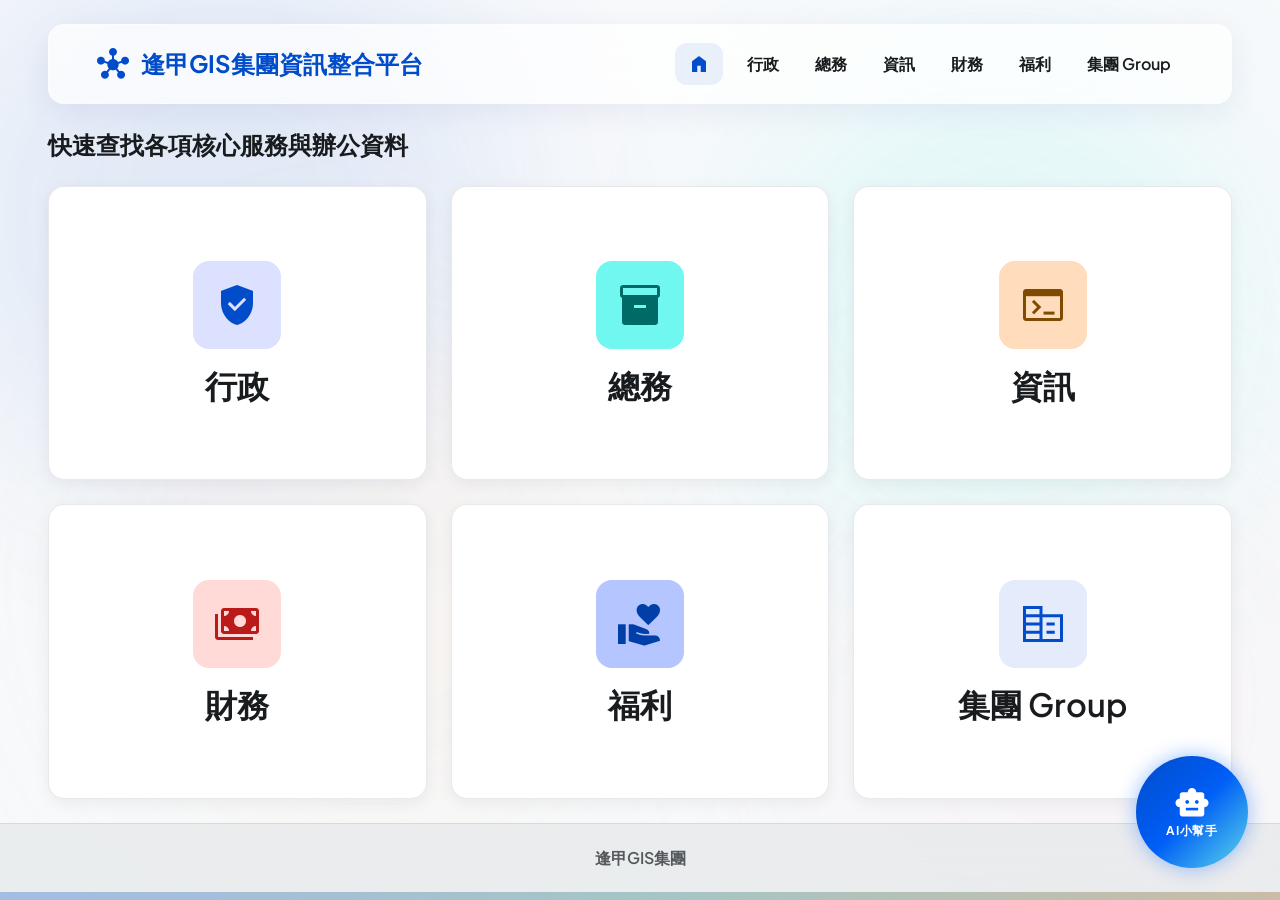
<file: index.html>
<!DOCTYPE html>
<html lang="zh-TW">
<head>
    <meta charset="utf-8">
    <meta name="viewport" content="width=device-width, initial-scale=1">
    <meta name="description" content="逢甲GIS集團常用服務與辦公資料入口。">
    <title>逢甲GIS集團資訊整合平台</title>
    <link rel="stylesheet" href="https://fonts.googleapis.com/css2?family=Plus+Jakarta+Sans:wght@400;600;700;800&amp;family=Noto+Sans:wght@400;500;700&amp;display=swap">
    <link rel="stylesheet" href="https://fonts.googleapis.com/css2?family=Material+Symbols+Outlined:wght,FILL@100..700,0..1&amp;display=block">
    <link rel="stylesheet" href="styles.css?v=20260911-5">
</head>
<body class="site-page home-page">
    <div class="background-effects" aria-hidden="true">
        <span class="background-blob background-blob-primary"></span>
        <span class="background-blob background-blob-secondary"></span>
        <span class="background-blob background-blob-tertiary"></span>
        <span class="background-blob background-blob-error"></span>
    </div>

    <div class="header-shell">
        <header class="platform-header">
            <div class="platform-header-content">
                <div class="platform-brand">
                    <span class="material-symbols-outlined filled-symbol platform-brand-icon">hub</span>
                    <h1 class="platform-brand-name">逢甲GIS集團資訊整合平台</h1>
                </div>
                <nav class="main-navigation" aria-label="主選單">
                    <a class="navigation-item navigation-item-active navigation-home" href="index.html" aria-current="page" aria-label="平台首頁"><span class="material-symbols-outlined filled-symbol">home</span></a>
                    <a class="navigation-item" href="administration.html">行政</a>
                    <a class="navigation-item" href="general-affairs.html">總務</a>
                    <a class="navigation-item" href="#">資訊</a>
                    <a class="navigation-item" href="ac.html">財務</a>
                    <a class="navigation-item" href="welfare.html">福利</a>
                    <a class="navigation-item" href="group.html">集團 Group</a>
                </nav>
            </div>
        </header>
    </div>

    <main class="home-main">
        <section class="home-dashboard page-container" aria-labelledby="dashboard-description">
            <div class="dashboard-toolbar">
                <p id="dashboard-description" class="dashboard-description">快速查找各項核心服務與辦公資料</p>
            </div>

            <div class="portal-grid">
                <a class="portal-card portal-card-administration" href="administration.html">
                    <span class="portal-card-icon"><span class="material-symbols-outlined filled-symbol">verified_user</span></span>
                    <span class="portal-card-title">行政</span>
                </a>
                <a class="portal-card portal-card-general" href="general-affairs.html">
                    <span class="portal-card-icon"><span class="material-symbols-outlined filled-symbol">inventory_2</span></span>
                    <span class="portal-card-title">總務</span>
                </a>
                <a class="portal-card portal-card-it" href="#">
                    <span class="portal-card-icon"><span class="material-symbols-outlined filled-symbol">terminal</span></span>
                    <span class="portal-card-title">資訊</span>
                </a>
                <a class="portal-card portal-card-finance" href="ac.html">
                    <span class="portal-card-icon"><span class="material-symbols-outlined filled-symbol">payments</span></span>
                    <span class="portal-card-title">財務</span>
                </a>
                <a class="portal-card portal-card-welfare" href="welfare.html">
                    <span class="portal-card-icon"><span class="material-symbols-outlined filled-symbol">volunteer_activism</span></span>
                    <span class="portal-card-title">福利</span>
                </a>
                <a class="portal-card portal-card-group" href="group.html">
                    <span class="portal-card-icon"><span class="material-symbols-outlined filled-symbol">corporate_fare</span></span>
                    <span class="portal-card-title">集團 Group</span>
                </a>
            </div>
        </section>
    </main>

    <footer class="platform-footer home-footer">
        <div class="page-container footer-content"><strong class="footer-brand">逢甲GIS集團</strong></div>
        <div class="footer-accent"></div>
    </footer>

    <button class="ai-assistant" type="button" aria-label="開啟 AI 訊息小幫手">
        <span class="ai-assistant-orb">
            <span class="ai-assistant-pulse"></span>
            <span class="ai-assistant-content">
                <span class="material-symbols-outlined filled-symbol ai-assistant-icon">smart_toy</span>
                <span class="ai-assistant-label">AI小幫手</span>
            </span>
        </span>
        <span class="ai-assistant-tooltip">需要幫助嗎？問問小布的 AI 助理</span>
    </button>
    <script src="script.js?v=20260721-2"></script>
</body>
</html>
</file>
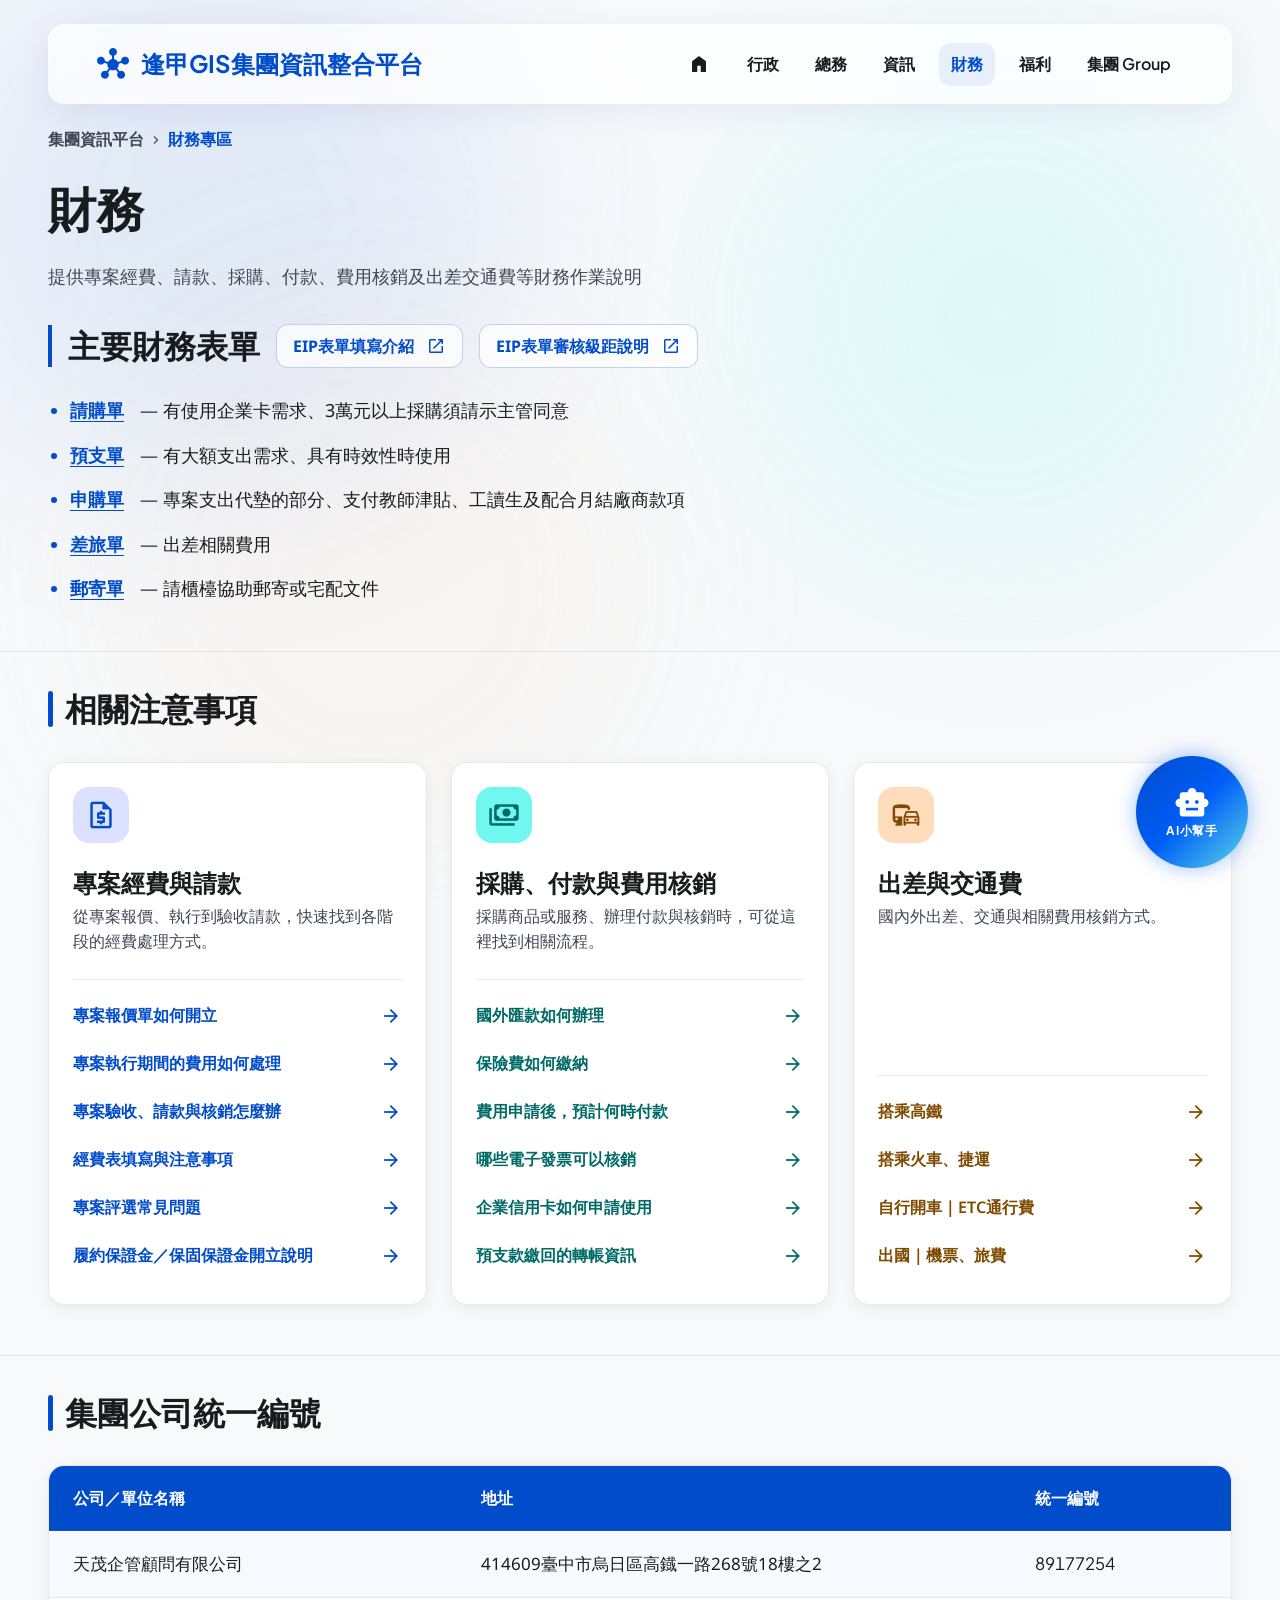
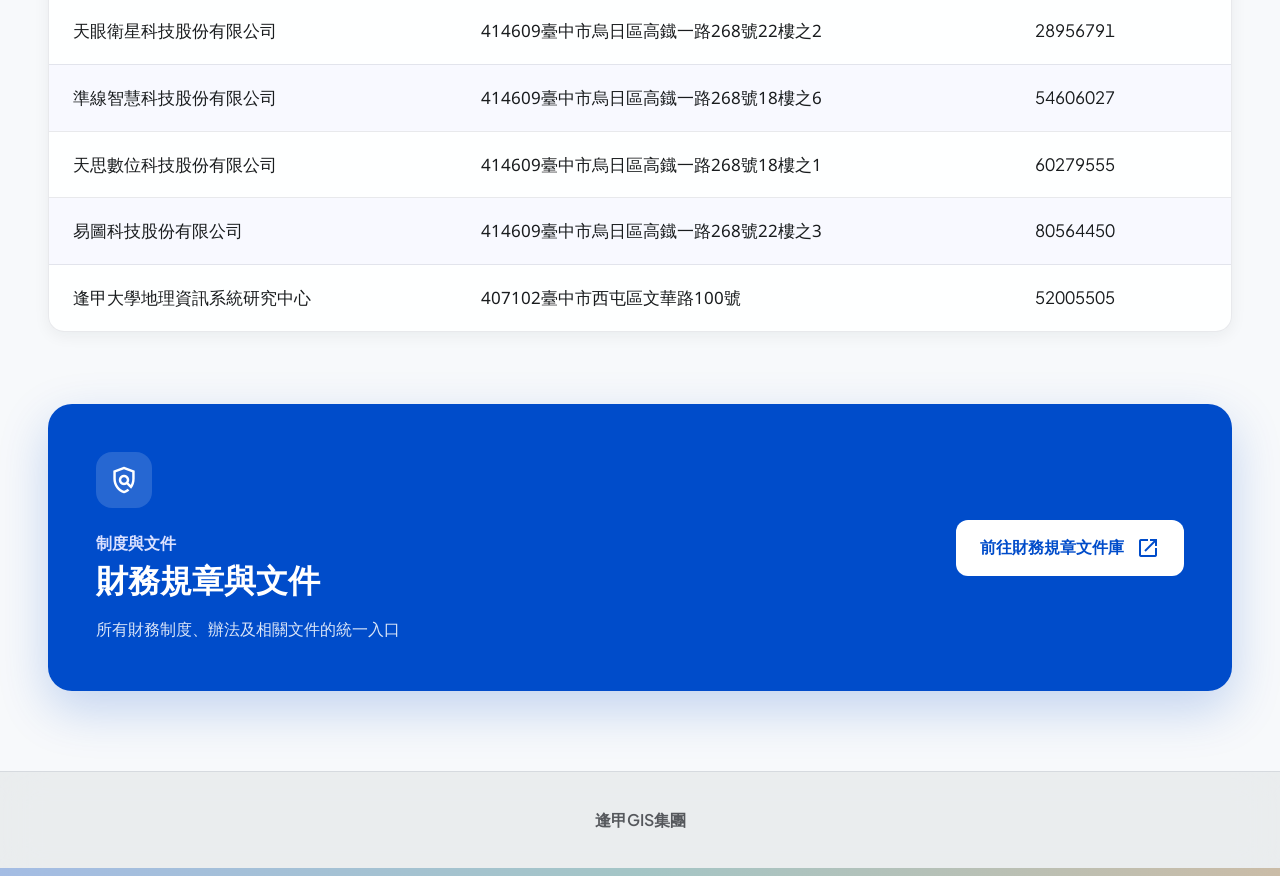
<file: ac.html>
<!DOCTYPE html>
<html lang="zh-TW">

<head>
    <meta charset="utf-8">
    <meta name="viewport" content="width=device-width, initial-scale=1">
    <meta name="description" content="提供專案經費、請款、採購、付款、費用核銷及出差交通費等財務作業說明。">
    <title>財務專區｜逢甲GIS集團資訊整合平台</title>
    <link rel="stylesheet"
        href="https://fonts.googleapis.com/css2?family=Plus+Jakarta+Sans:wght@400;600;700;800&amp;family=Noto+Sans:wght@400;500;700&amp;display=swap">
    <link rel="stylesheet"
        href="https://fonts.googleapis.com/css2?family=Material+Symbols+Outlined:wght,FILL@100..700,0..1&amp;display=block">
    <link rel="stylesheet" href="styles.css?v=20260911-5">
</head>

<body class="site-page finance-page">
    <div class="background-effects" aria-hidden="true">
        <span class="background-blob background-blob-primary"></span>
        <span class="background-blob background-blob-secondary"></span>
        <span class="background-blob background-blob-tertiary"></span>
    </div>

    <div class="header-shell">
        <header class="platform-header">
            <div class="platform-header-content">
                <a class="platform-brand" href="index.html" aria-label="返回資訊平台首頁">
                    <span class="material-symbols-outlined filled-symbol platform-brand-icon">hub</span>
                    <span class="platform-brand-name">逢甲GIS集團資訊整合平台</span>
                </a>
                <nav class="main-navigation" aria-label="主選單">
                    <a class="navigation-item navigation-home" href="index.html" aria-label="平台首頁"><span
                            class="material-symbols-outlined filled-symbol">home</span></a>
                    <a class="navigation-item" href="administration.html">行政</a>
                    <a class="navigation-item" href="general-affairs.html">總務</a>
                    <a class="navigation-item" href="#">資訊</a>
                    <a class="navigation-item navigation-item-active" href="ac.html" aria-current="page">財務</a>
                    <a class="navigation-item" href="welfare.html">福利</a>
                    <a class="navigation-item" href="group.html">集團 Group</a>
                </nav>
            </div>
        </header>
    </div>

    <main class="administration-main">
        <section class="page-introduction page-container">
            <nav class="breadcrumb" aria-label="麵包屑">
                <a href="index.html">集團資訊平台</a><span class="material-symbols-outlined">chevron_right</span><span
                    aria-current="page">財務專區</span>
            </nav>
            <div class="introduction-content">
                <h1 class="page-title">財務</h1>
                <p class="page-description">提供專案經費、請款、採購、付款、費用核銷及出差交通費等財務作業說明</p>
                <section class="finance-form-guide" aria-labelledby="finance-form-guide-title">
                    <div class="finance-form-guide-header">
                        <h2 id="finance-form-guide-title" class="finance-form-guide-title">主要財務表單</h2>
                        <a class="finance-form-guide-button"
                            href="https://gisfcutw-my.sharepoint.com/:b:/g/personal/brian_gis_tw/IQDHu79JFW1_RoofL2uJBVfXAdMEt2rJahk9yDubpaceiYo?e=ccZYh2"
                            target="_blank" rel="noopener noreferrer"><span>EIP表單填寫介紹</span><span
                                class="material-symbols-outlined">open_in_new</span></a>
                        <a class="finance-form-guide-button"
                            href="https://docs.google.com/spreadsheets/d/1RTmr1_cUk7xw86ZaAj1yR4c-KRhTxb4g/edit?gid=823139384#gid=823139384"
                            target="_blank" rel="noopener noreferrer"><span>EIP表單審核級距說明</span><span
                                class="material-symbols-outlined">open_in_new</span></a>
                    </div>
                    <ul class="finance-form-list">
                        <li><a class="finance-form-link"
                                href="https://eip.gis.fcu.edu.tw/EForm/Requisition/RequisitionApplyV2agl.aspx"
                                target="_blank" rel="noopener noreferrer">請購單<span
                                    class="material-symbols-outlined"></span></a><span
                                class="finance-form-description">有使用企業卡需求、3萬元以上採購須請示主管同意</span></li>
                        <li><a class="finance-form-link"
                                href="https://eip.gis.fcu.edu.tw/EForm/Requisition/BuyApplyV2qtp.aspx" target="_blank"
                                rel="noopener noreferrer">預支單<span class="material-symbols-outlined"></span></a><span
                                class="finance-form-description">有大額支出需求、具有時效性時使用</span></li>
                        <li><a class="finance-form-link" href="#" target="_blank" rel="noopener noreferrer">申購單<span
                                    class="material-symbols-outlined"></span></a><span
                                class="finance-form-description">專案支出代墊的部分、支付教師津貼、工讀生及配合月結廠商款項</span></li>
                        <li><a class="finance-form-link"
                                href="https://eip.gis.fcu.edu.tw/eform/trip/TripApplyv3cje.aspx" target="_blank"
                                rel="noopener noreferrer">差旅單<span class="material-symbols-outlined"></span></a><span
                                class="finance-form-description">出差相關費用</span></li>
                        <li><a class="finance-form-link" href="https://eip.gis.fcu.edu.tw/Eform/Ship/ShipApply.aspx"
                                target="_blank" rel="noopener noreferrer">郵寄單<span
                                    class="material-symbols-outlined"></span></a><span
                                class="finance-form-description">請櫃檯協助郵寄或宅配文件</span></li>
                        <!--                         <li><a class="finance-form-link" href="#" target="_blank" rel="noopener noreferrer">電信單<span
                                    class="material-symbols-outlined"></span></a><span
                                class="finance-form-description">電信及台電帳單支出</span></li> -->

                    </ul>
                </section>
            </div>
        </section>

        <section class="administration-services page-container" aria-label="財務功能分類">
            <div class="section-heading">
                <span class="section-heading-accent" aria-hidden="true"></span>
                <h2 class="section-heading-title">相關注意事項</h2>
            </div>
            <div class="service-grid">
                <article class="service-card service-card-project-finance">
                    <span class="service-icon"><span class="material-symbols-outlined">request_quote</span></span>
                    <h2 class="service-title">專案經費與請款</h2>
                    <p class="service-description">從專案報價、執行到驗收請款，快速找到各階段的經費處理方式。</p>
                    <div class="service-links"><a class="content-link" href="https://docs.google.com/spreadsheets/d/1RTmr1_cUk7xw86ZaAj1yR4c-KRhTxb4g/edit?gid=903646815#gid=903646815" target="_blank"
                            rel="noopener noreferrer"><span>專案報價單如何開立</span><span
                                class="material-symbols-outlined">arrow_forward</span></a><a class="content-link"
                            href="https://docs.google.com/spreadsheets/d/1RTmr1_cUk7xw86ZaAj1yR4c-KRhTxb4g/edit?gid=903646815#gid=903646815" target="_blank" rel="noopener noreferrer"><span>專案執行期間的費用如何處理</span><span
                                class="material-symbols-outlined">arrow_forward</span></a><a class="content-link"
                            href="https://docs.google.com/spreadsheets/d/1RTmr1_cUk7xw86ZaAj1yR4c-KRhTxb4g/edit?gid=903646815#gid=903646815" target="_blank" rel="noopener noreferrer"><span>專案驗收、請款與核銷怎麼辦</span><span
                                class="material-symbols-outlined">arrow_forward</span></a><a class="content-link"
                            href="https://docs.google.com/spreadsheets/d/1RTmr1_cUk7xw86ZaAj1yR4c-KRhTxb4g/edit?gid=903646815#gid=903646815" target="_blank" rel="noopener noreferrer"><span>經費表填寫與注意事項</span><span
                                class="material-symbols-outlined">arrow_forward</span></a><a class="content-link"
                            href="https://docs.google.com/spreadsheets/d/10BGDF_xAkvJNvTpTEOOqm1CePvK9edJG_i-y6g9hUbs/edit?usp=sharing" target="_blank" rel="noopener noreferrer"><span>專案評選常見問題</span><span
                                class="material-symbols-outlined">arrow_forward</span></a><a class="content-link"
                            href="https://docs.google.com/spreadsheets/d/1RTmr1_cUk7xw86ZaAj1yR4c-KRhTxb4g/edit?gid=2105396639#gid=2105396639" target="_blank" rel="noopener noreferrer"><span>履約保證金／保固保證金開立說明</span><span
                                class="material-symbols-outlined">arrow_forward</span></a></div>
                </article>
                <article class="service-card service-card-purchasing">
                    <span class="service-icon"><span class="material-symbols-outlined">payments</span></span>
                    <h2 class="service-title">採購、付款與費用核銷</h2>
                    <p class="service-description">採購商品或服務、辦理付款與核銷時，可從這裡找到相關流程。</p>
                    <div class="service-links"><a class="content-link" href="https://docs.google.com/spreadsheets/d/1RTmr1_cUk7xw86ZaAj1yR4c-KRhTxb4g/edit?gid=5919729#gid=5919729" target="_blank"
                            rel="noopener noreferrer"><span>國外匯款如何辦理</span><span
                                class="material-symbols-outlined">arrow_forward</span></a><a class="content-link"
                            href="https://docs.google.com/spreadsheets/d/1RTmr1_cUk7xw86ZaAj1yR4c-KRhTxb4g/edit?gid=1923881224#gid=1923881224"
                            target="_blank" rel="noopener noreferrer"><span>保險費如何繳納</span><span
                                class="material-symbols-outlined">arrow_forward</span></a><a class="content-link"
                            href="https://docs.google.com/spreadsheets/d/1RTmr1_cUk7xw86ZaAj1yR4c-KRhTxb4g/edit?gid=941605432#gid=941605432"
                            target="_blank" rel="noopener noreferrer"><span>費用申請後，預計何時付款</span><span
                                class="material-symbols-outlined">arrow_forward</span></a><a class="content-link"
                            href="https://docs.google.com/spreadsheets/d/1RTmr1_cUk7xw86ZaAj1yR4c-KRhTxb4g/edit?gid=2075134738#gid=2075134738"
                            target="_blank" rel="noopener noreferrer"><span>哪些電子發票可以核銷</span><span
                                class="material-symbols-outlined">arrow_forward</span></a><a class="content-link"
                            href="https://docs.google.com/spreadsheets/d/1RTmr1_cUk7xw86ZaAj1yR4c-KRhTxb4g/edit?gid=314239986#gid=314239986"
                            target="_blank" rel="noopener noreferrer"><span>企業信用卡如何申請使用</span><span
                                class="material-symbols-outlined">arrow_forward</span></a><a class="content-link"
                            href="https://docs.google.com/spreadsheets/d/1RTmr1_cUk7xw86ZaAj1yR4c-KRhTxb4g/edit?gid=1918245028#gid=1918245028"
                            target="_blank" rel="noopener noreferrer"><span>預支款繳回的轉帳資訊</span><span
                                class="material-symbols-outlined">arrow_forward</span></a></div>
                </article>
                <article class="service-card service-card-travel-expense">
                    <span class="service-icon"><span class="material-symbols-outlined">commute</span></span>
                    <h2 class="service-title">出差與交通費</h2>
                    <p class="service-description">國內外出差、交通與相關費用核銷方式。</p>
                    <div class="service-links"><a class="content-link"
                            href="https://docs.google.com/spreadsheets/d/1RTmr1_cUk7xw86ZaAj1yR4c-KRhTxb4g/edit?gid=410793680#gid=410793680"
                            target="_blank" rel="noopener noreferrer"><span>搭乘高鐵</span><span
                                class="material-symbols-outlined">arrow_forward</span></a><a class="content-link"
                            href="https://docs.google.com/spreadsheets/d/1RTmr1_cUk7xw86ZaAj1yR4c-KRhTxb4g/edit?gid=688823299#gid=688823299"
                            target="_blank" rel="noopener noreferrer"><span>搭乘火車、捷運</span><span
                                class="material-symbols-outlined">arrow_forward</span></a><a class="content-link"
                            href="https://docs.google.com/spreadsheets/d/1RTmr1_cUk7xw86ZaAj1yR4c-KRhTxb4g/edit?gid=1527454899#gid=1527454899"
                            target="_blank" rel="noopener noreferrer"><span>自行開車｜ETC通行費</span><span
                                class="material-symbols-outlined">arrow_forward</span></a><a class="content-link"
                            href="https://docs.google.com/spreadsheets/d/1RTmr1_cUk7xw86ZaAj1yR4c-KRhTxb4g/edit?gid=678594001#gid=678594001"
                            target="_blank" rel="noopener noreferrer"><span>出國｜機票、旅費</span><span
                                class="material-symbols-outlined">arrow_forward</span></a></div>
                </article>
            </div>
        </section>

        <section class="company-tax-section page-container" aria-labelledby="company-tax-title">
            <div class="section-heading company-tax-heading">
                <span class="section-heading-accent" aria-hidden="true"></span>
                <h2 id="company-tax-title" class="section-heading-title">集團公司統一編號</h2>
            </div>
            <div class="company-tax-table-wrapper" tabindex="0" role="region"
                aria-label="集團公司統一編號，可水平捲動">
                <table class="company-tax-table">
                    <thead>
                        <tr>
                            <th scope="col">公司／單位名稱</th>
                            <th scope="col">地址</th>
                            <th scope="col">統一編號</th>
                        </tr>
                    </thead>
                    <tbody>
                        <tr>
                            <td>天茂企管顧問有限公司</td>
                            <td>414609臺中市烏日區高鐡一路268號18樓之2</td>
                            <td>89177254</td>
                        </tr>
                        <tr>
                            <td>天眼衛星科技股份有限公司</td>
                            <td>414609臺中市烏日區高鐡一路268號22樓之2</td>
                            <td>28956791</td>
                        </tr>
                        <tr>
                            <td>準線智慧科技股份有限公司</td>
                            <td>414609臺中市烏日區高鐡一路268號18樓之6</td>
                            <td>54606027</td>
                        </tr>
                        <tr>
                            <td>天思數位科技股份有限公司</td>
                            <td>414609臺中市烏日區高鐡一路268號18樓之1</td>
                            <td>60279555</td>
                        </tr>
                        <tr>
                            <td>易圖科技股份有限公司</td>
                            <td>414609臺中市烏日區高鐡一路268號22樓之3</td>
                            <td>80564450</td>
                        </tr>
                        <tr>
                            <td>逢甲大學地理資訊系統研究中心</td>
                            <td>407102臺中市西屯區文華路100號</td>
                            <td>52005505</td>
                        </tr>
                    </tbody>
                </table>
            </div>
        </section>

        <section class="policy-section page-container" aria-labelledby="policy-title">
            <div class="policy-banner">
                <div class="policy-content"><span class="policy-icon"><span
                            class="material-symbols-outlined">policy</span></span><span
                        class="policy-eyebrow">制度與文件</span>
                    <h2 id="policy-title" class="policy-title">財務規章與文件</h2>
                    <p>所有財務制度、辦法及相關文件的統一入口</p>
                </div>
                <a class="policy-button"
                    href="https://drive.google.com/drive/folders/1c4j89XQP3SruH4VwZeT3PiLWg1fA0WgA"
                    target="_blank" rel="noopener noreferrer">前往財務規章文件庫<span
                        class="material-symbols-outlined">open_in_new</span></a>
            </div>
        </section>
    </main>

    <footer class="platform-footer">
        <div class="page-container footer-content"><strong class="footer-brand">逢甲GIS集團</strong></div>
        <div class="footer-accent"></div>
    </footer>
    <button class="ai-assistant" type="button" aria-label="開啟 AI 訊息小幫手"><span class="ai-assistant-orb"><span
                class="ai-assistant-pulse"></span><span class="ai-assistant-content"><span
                    class="material-symbols-outlined filled-symbol ai-assistant-icon">smart_toy</span><span
                    class="ai-assistant-label">AI小幫手</span></span></span><span class="ai-assistant-tooltip">需要幫助嗎？問問小布的
            AI 助理</span></button>
    <script src="script.js?v=20260721-2"></script>
</body>

</html>
</file>
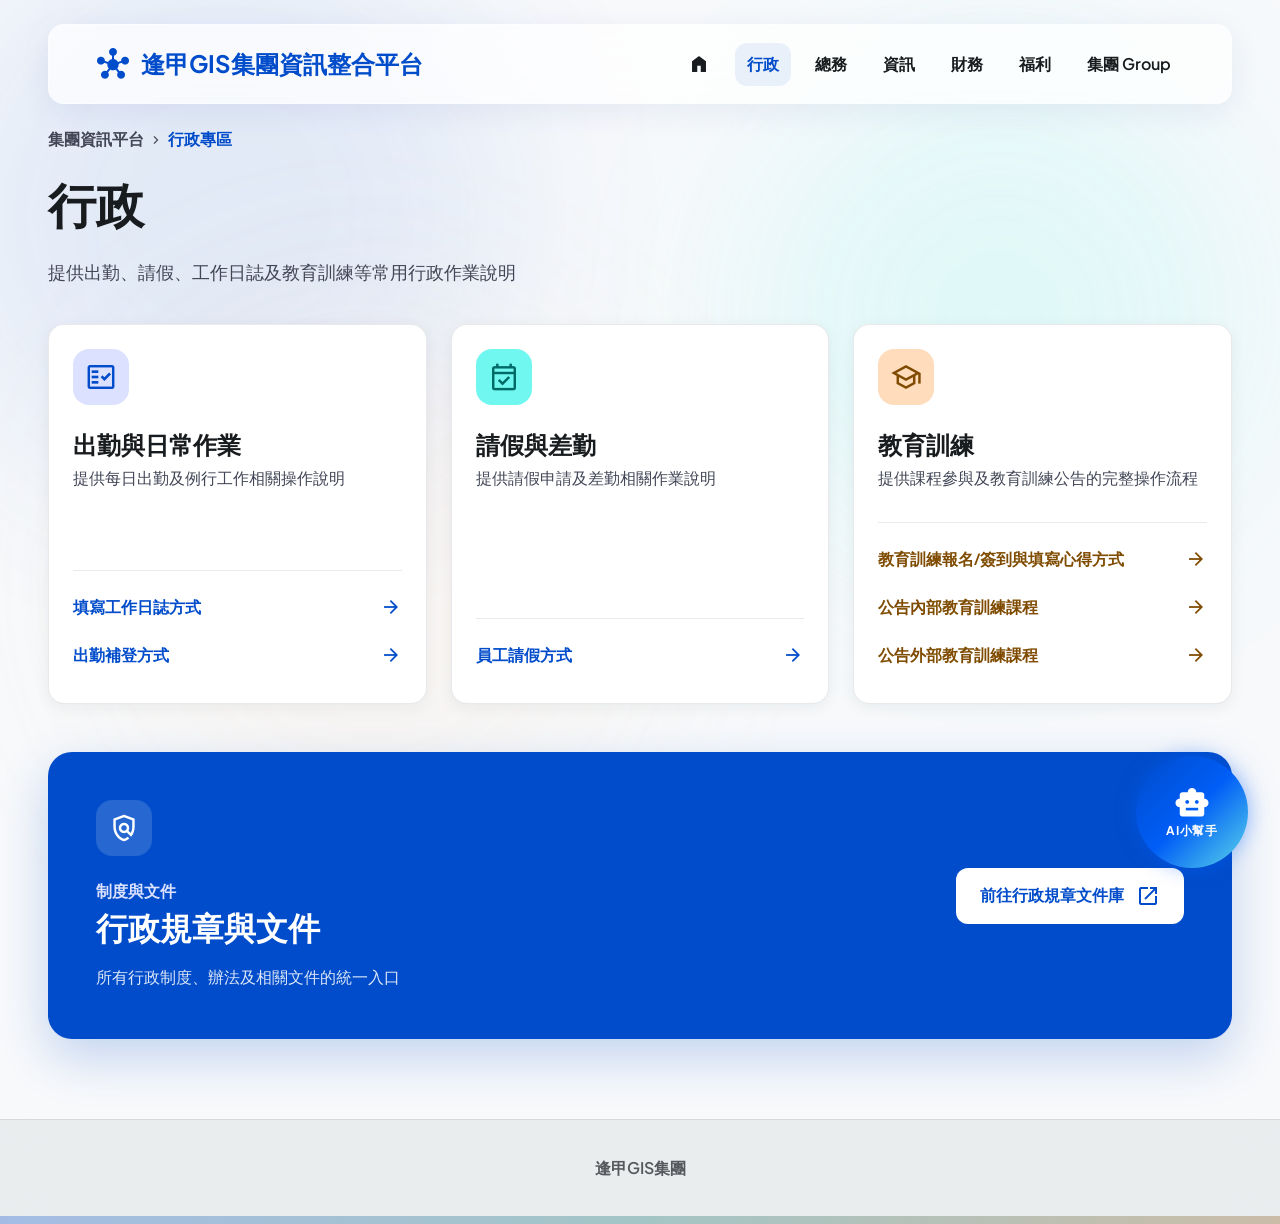
<file: administration.html>
<!DOCTYPE html>
<html lang="zh-TW">

<head>
    <meta charset="utf-8">
    <meta name="viewport" content="width=device-width, initial-scale=1">
    <meta name="description" content="提供出勤、請假、工作日誌及教育訓練等常用行政作業說明。">
    <title>行政專區｜逢甲GIS集團資訊整合平台</title>
    <link rel="stylesheet"
        href="https://fonts.googleapis.com/css2?family=Plus+Jakarta+Sans:wght@400;600;700;800&amp;family=Noto+Sans:wght@400;500;700&amp;display=swap">
    <link rel="stylesheet"
        href="https://fonts.googleapis.com/css2?family=Material+Symbols+Outlined:wght,FILL@100..700,0..1&amp;display=block">
    <link rel="stylesheet" href="styles.css?v=20260911-5">
</head>

<body class="site-page administration-page">
    <div class="background-effects" aria-hidden="true">
        <span class="background-blob background-blob-primary"></span>
        <span class="background-blob background-blob-secondary"></span>
        <span class="background-blob background-blob-tertiary"></span>
    </div>

    <div class="header-shell">
        <header class="platform-header">
            <div class="platform-header-content">
                <a class="platform-brand" href="index.html" aria-label="返回資訊平台首頁">
                    <span class="material-symbols-outlined filled-symbol platform-brand-icon">hub</span>
                    <span class="platform-brand-name">逢甲GIS集團資訊整合平台</span>
                </a>
                <nav class="main-navigation" aria-label="主選單">
                    <a class="navigation-item navigation-home" href="index.html" aria-label="平台首頁"><span
                            class="material-symbols-outlined filled-symbol">home</span></a>
                    <a class="navigation-item navigation-item-active" href="administration.html"
                        aria-current="page">行政</a>
                    <a class="navigation-item" href="general-affairs.html">總務</a>
                    <a class="navigation-item" href="#">資訊</a>
                    <a class="navigation-item" href="ac.html">財務</a>
                    <a class="navigation-item" href="welfare.html">福利</a>
                    <a class="navigation-item" href="group.html">集團 Group</a>
                </nav>
            </div>
        </header>
    </div>

    <main class="administration-main">
        <section class="page-introduction page-container">
            <nav class="breadcrumb" aria-label="麵包屑">
                <a href="index.html">集團資訊平台</a><span class="material-symbols-outlined">chevron_right</span><span
                    aria-current="page">行政專區</span>
            </nav>
            <div class="introduction-content">
                <h1 class="page-title">行政</h1>
                <p class="page-description">提供出勤、請假、工作日誌及教育訓練等常用行政作業說明</p>
            </div>
        </section>

        <section class="administration-services page-container" aria-label="行政功能分類">
            <div class="service-grid">
                <article class="service-card service-card-attendance">
                    <span class="service-icon"><span class="material-symbols-outlined">fact_check</span></span>
                    <h2 class="service-title">出勤與日常作業</h2>
                    <p class="service-description">提供每日出勤及例行工作相關操作說明</p>
                    <div class="service-links"><a class="content-link"
                            href="https://drive.google.com/file/d/1omNv-1yRXsedB11LhSU2f1l2mBm7aUJT/view?usp=drive_link"><span>填寫工作日誌方式</span><span
                                class="material-symbols-outlined">arrow_forward</span></a><a class="content-link"
                            href="https://drive.google.com/file/d/16WJO4R9WnVia4zyB6oiBUzFFh1PRm2VZ/view?usp=drive_link"><span>出勤補登方式</span><span
                                class="material-symbols-outlined">arrow_forward</span></a></div>
                </article>
                <article class="service-card service-card-leave">
                    <span class="service-icon"><span class="material-symbols-outlined">event_available</span></span>
                    <h2 class="service-title">請假與差勤</h2>
                    <p class="service-description">提供請假申請及差勤相關作業說明</p>
                    <div class="service-links"><a class="content-link"
                            href="https://drive.google.com/file/d/13flyymObGtwZ68sr9Cwy-ZV4aHDdTWHw/view?usp=drive_link"><span>員工請假方式</span><span
                                class="material-symbols-outlined">arrow_forward</span></a></div>
                </article>
                <article class="service-card service-card-training">
                    <span class="service-icon"><span class="material-symbols-outlined">school</span></span>
                    <h2 class="service-title">教育訓練</h2>
                    <p class="service-description">提供課程參與及教育訓練公告的完整操作流程</p>
                    <div class="service-links"><a class="content-link"
                            href="https://drive.google.com/file/d/14QO55BTv4CYxOQLmFNKh7XpV7Id5M5TQ/view?usp=drive_link"><span>教育訓練報名/簽到與填寫心得方式</span><span
                                class="material-symbols-outlined">arrow_forward</span></a><a class="content-link"
                            href="https://drive.google.com/file/d/1swdhj-5ZEZYjas-AWYlh1NZgbteatdK1/view?usp=drive_link"><span>公告內部教育訓練課程</span><span
                                class="material-symbols-outlined">arrow_forward</span></a><a class="content-link"
                            href="https://drive.google.com/file/d/1YDr-e1O4R4banlDsX1hyZUlW74sJpxvW/view?usp=drive_link"><span>公告外部教育訓練課程</span><span
                                class="material-symbols-outlined">arrow_forward</span></a></div>
                </article>
            </div>
        </section>

        <section class="policy-section page-container" aria-labelledby="policy-title">
            <div class="policy-banner">
                <div class="policy-content"><span class="policy-icon"><span
                            class="material-symbols-outlined">policy</span></span><span
                        class="policy-eyebrow">制度與文件</span>
                    <h2 id="policy-title" class="policy-title">行政規章與文件</h2>
                    <p>所有行政制度、辦法及相關文件的統一入口</p>
                </div>
                <a class="policy-button"
                    href="https://drive.google.com/drive/folders/1YeyQy__ZyNE_mf914tvptaPkx1r9FS1Z?usp=drive_link"
                    target="_blank" rel="noopener noreferrer">前往行政規章文件庫<span
                        class="material-symbols-outlined">open_in_new</span></a>
            </div>
        </section>
    </main>

    <footer class="platform-footer">
        <div class="page-container footer-content"><strong class="footer-brand">逢甲GIS集團</strong></div>
        <div class="footer-accent"></div>
    </footer>
    <button class="ai-assistant" type="button" aria-label="開啟 AI 訊息小幫手"><span class="ai-assistant-orb"><span
                class="ai-assistant-pulse"></span><span class="ai-assistant-content"><span
                    class="material-symbols-outlined filled-symbol ai-assistant-icon">smart_toy</span><span
                    class="ai-assistant-label">AI小幫手</span></span></span><span class="ai-assistant-tooltip">需要幫助嗎？問問小布的
            AI 助理</span></button>
    <script src="script.js?v=20260721-2"></script>
</body>

</html>
</file>
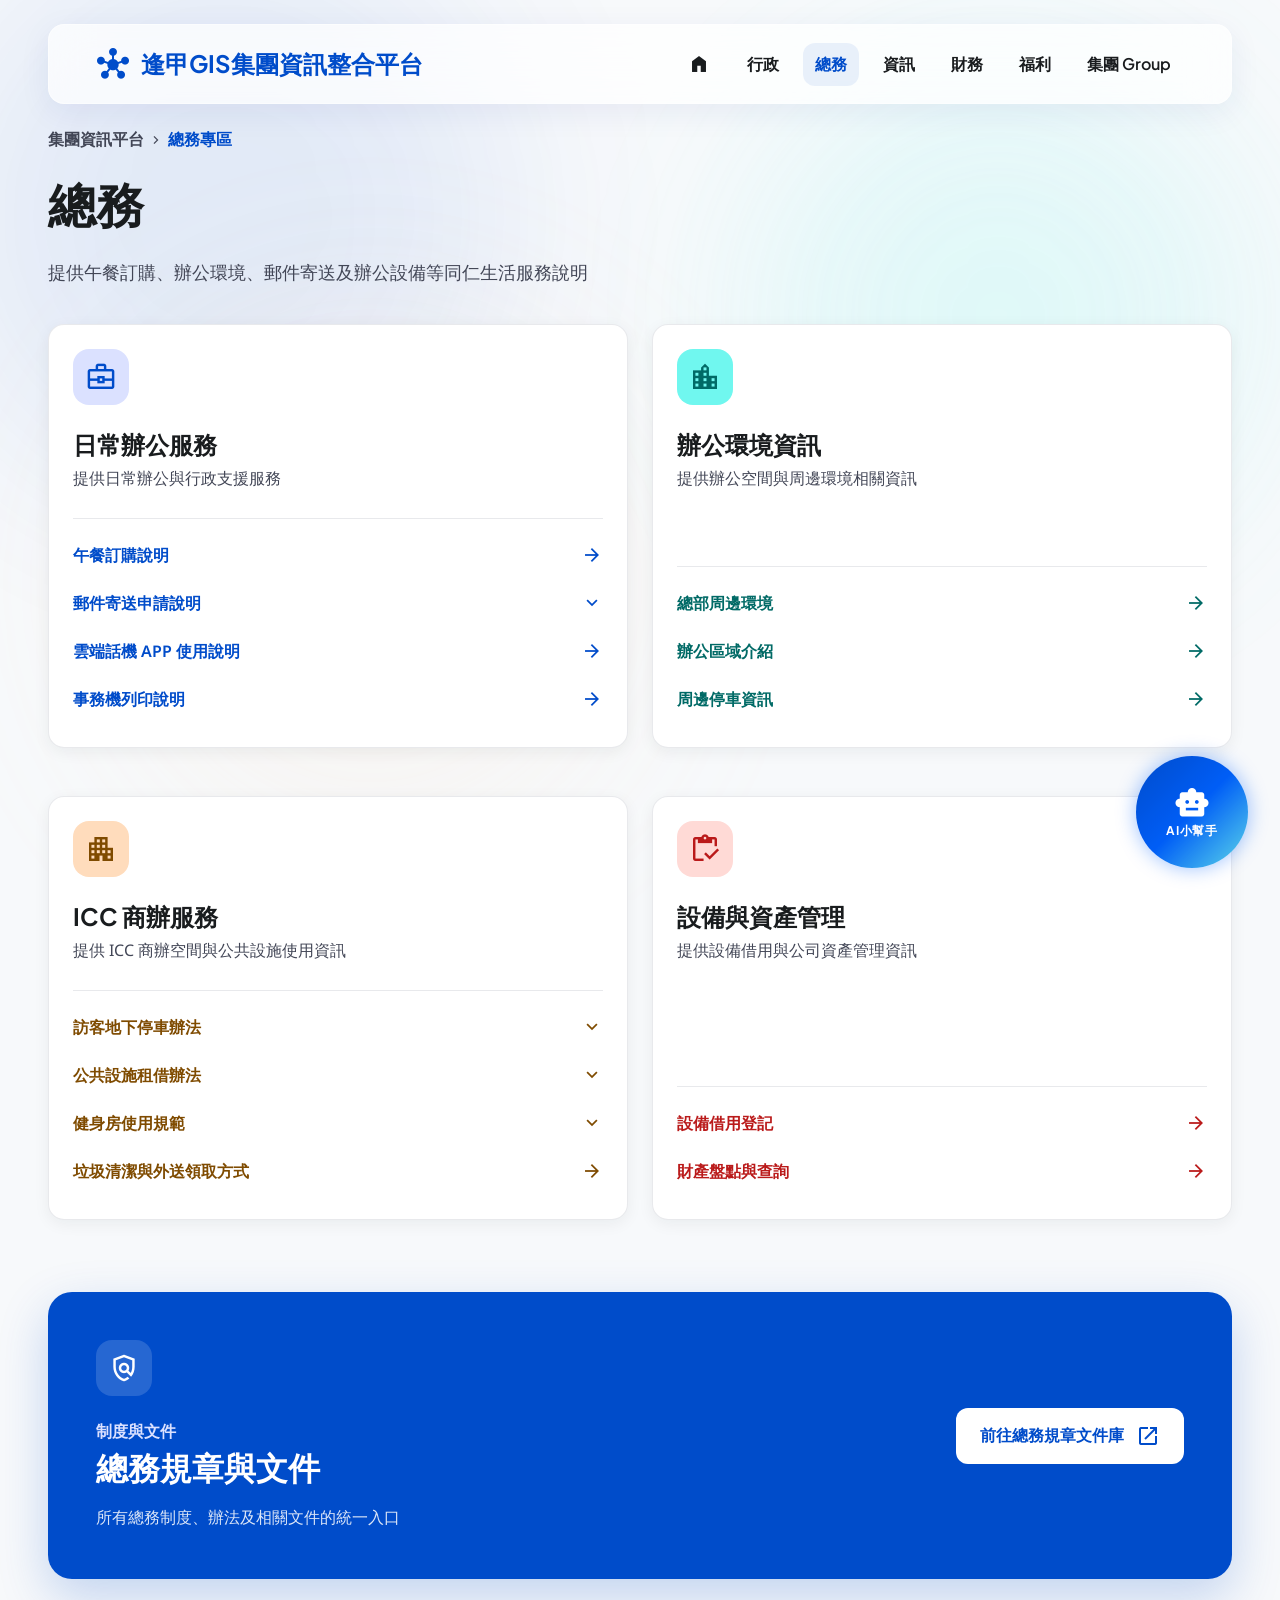
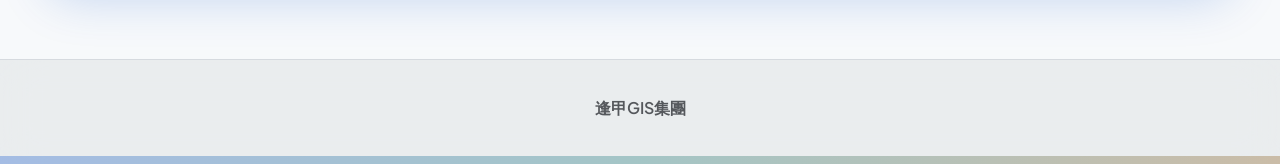
<file: general-affairs.html>
<!DOCTYPE html>
<html lang="zh-TW">

<head>
    <meta charset="utf-8">
    <meta name="viewport" content="width=device-width, initial-scale=1">
    <meta name="description" content="提供午餐訂購、辦公環境、郵件寄送及辦公設備等同仁生活服務說明。">
    <title>總務專區｜逢甲GIS集團資訊整合平台</title>
    <link rel="stylesheet"
        href="https://fonts.googleapis.com/css2?family=Plus+Jakarta+Sans:wght@400;600;700;800&amp;family=Noto+Sans:wght@400;500;700&amp;display=swap">
    <link rel="stylesheet"
        href="https://fonts.googleapis.com/css2?family=Material+Symbols+Outlined:wght,FILL@100..700,0..1&amp;display=block">
    <link rel="stylesheet" href="styles.css?v=20260911-5">
</head>

<body class="site-page general-affairs-page">
    <div class="background-effects" aria-hidden="true">
        <span class="background-blob background-blob-primary"></span>
        <span class="background-blob background-blob-secondary"></span>
        <span class="background-blob background-blob-tertiary"></span>
    </div>

    <div class="header-shell">
        <header class="platform-header">
            <div class="platform-header-content">
                <a class="platform-brand" href="index.html" aria-label="返回資訊平台首頁">
                    <span class="material-symbols-outlined filled-symbol platform-brand-icon">hub</span>
                    <span class="platform-brand-name">逢甲GIS集團資訊整合平台</span>
                </a>
                <nav class="main-navigation" aria-label="主選單">
                    <a class="navigation-item navigation-home" href="index.html" aria-label="平台首頁"><span
                            class="material-symbols-outlined filled-symbol">home</span></a>
                    <a class="navigation-item" href="administration.html">行政</a>
                    <a class="navigation-item navigation-item-active" href="general-affairs.html"
                        aria-current="page">總務</a>
                    <a class="navigation-item" href="#">資訊</a>
                    <a class="navigation-item" href="ac.html">財務</a>
                    <a class="navigation-item" href="welfare.html">福利</a>
                    <a class="navigation-item" href="group.html">集團 Group</a>
                </nav>
            </div>
        </header>
    </div>

    <main class="administration-main">
        <section class="page-introduction page-container">
            <nav class="breadcrumb" aria-label="麵包屑">
                <a href="index.html">集團資訊平台</a><span class="material-symbols-outlined">chevron_right</span><span
                    aria-current="page">總務專區</span>
            </nav>
            <div class="introduction-content">
                <h1 class="page-title">總務</h1>
                <p class="page-description">提供午餐訂購、辦公環境、郵件寄送及辦公設備等同仁生活服務說明</p>
            </div>
        </section>

        <section class="administration-services page-container" aria-label="總務功能分類">
            <div class="service-grid">
                <div class="service-card-stack service-card-stack-office">
                    <article class="service-card service-card-office">
                        <span class="service-icon"><span class="material-symbols-outlined">business_center</span></span>
                        <h2 class="service-title">日常辦公服務</h2>
                        <p class="service-description">提供日常辦公與行政支援服務</p>
                        <div class="service-links"><a class="content-link"
                                href="https://drive.google.com/file/d/1PzvwvnR9F4urc5Mxw5VbflB4nyg_OEFv/view?usp=drive_link"><span>午餐訂購說明</span><span
                                    class="material-symbols-outlined">arrow_forward</span></a><button
                                class="content-link facility-detail-trigger gym-rules-trigger" type="button"
                                aria-expanded="false" aria-controls="mail-delivery-panel"><span>郵件寄送申請說明</span><span
                                    class="material-symbols-outlined gym-rules-trigger-icon">expand_more</span></button><a
                                class="content-link"
                                href="https://drive.google.com/file/d/1yIWFy4Wklr0d9kSr2_A_Ud8ftlUB-L3p/view?usp=sharing"><span>雲端話機
                                    APP 使用說明</span><span class="material-symbols-outlined">arrow_forward</span></a><a
                                class="content-link"
                                href="https://drive.google.com/file/d/14L-YUef5QuXnMtSZYcQGe056Z4LKVprS/view?usp=sharing"><span>事務機列印說明</span><span
                                    class="material-symbols-outlined">arrow_forward</span></a></div>
                    </article>
                    <article class="service-card service-card-environment">
                        <span class="service-icon"><span class="material-symbols-outlined">location_city</span></span>
                        <h2 class="service-title">辦公環境資訊</h2>
                        <p class="service-description">提供辦公空間與周邊環境相關資訊</p>
                        <div class="service-links"><a class="content-link"
                                href="https://gisfcutw.sharepoint.com/sites/ICC/SitePages/%E6%96%B0%E8%BE%A6%E5%85%AC%E5%AE%A4%E7%9A%84%E4%BD%8D%E7%BD%AE.aspx"><span>總部周邊環境</span><span
                                    class="material-symbols-outlined">arrow_forward</span></a><a class="content-link"
                                href="https://gisfcutw.sharepoint.com/sites/ICC/SitePages/%E8%BE%A6%E5%85%AC%E5%8D%80%E5%9F%9F%E8%A8%AD%E6%96%BD%E4%BB%8B%E7%B4%B9.aspx"><span>辦公區域介紹</span><span
                                    class="material-symbols-outlined">arrow_forward</span></a><a class="content-link"
                                href="https://www.google.com/maps/d/embed?mid=1ugWLuwNs6uSGGV4O8e8WFwLQoBgrbXk&ehbc=2E312F"
                                target="_blank" rel="noopener noreferrer"><span>周邊停車資訊</span><span
                                    class="material-symbols-outlined">arrow_forward</span></a></div>
                    </article>

                    <section class="gym-rules-panel mail-delivery-panel" id="mail-delivery-panel"
                        aria-labelledby="mail-delivery-title" aria-hidden="true" inert>
                        <div class="gym-rules-panel-inner">
                            <header class="gym-rules-header">
                                <span class="gym-rules-icon"><span
                                        class="material-symbols-outlined">local_shipping</span></span>
                                <div>
                                    <p class="gym-rules-eyebrow">日常辦公服務</p>
                                    <h2 id="mail-delivery-title" class="gym-rules-title">郵件寄送申請說明</h2>
                                </div>
                                <a class="facility-location-button facility-location-button-header mail-application-button"
                                    href="http://eip/Eform/Ship/ShipApply.aspx" target="_blank"
                                    rel="noopener noreferrer"><span>EIP 郵寄申請單</span><span
                                        class="material-symbols-outlined">open_in_new</span></a>
                            </header>
                            <p class="gym-rules-introduction">同仁如有寄送需求，請依所在辦公地點及寄送方式，在每日收件截止時間前完成交件。</p>

                            <div class="mail-schedule-section">
                                <h3><span class="material-symbols-outlined">schedule</span>各地點每日收件截止時間</h3>
                                <div class="mail-schedule-table-wrapper">
                                    <table class="mail-schedule-table">
                                        <thead>
                                            <tr>
                                                <th scope="col">寄送方式</th>
                                                <th scope="col">登陽 ICC</th>
                                                <th scope="col">逢甲空資處</th>
                                            </tr>
                                        </thead>
                                        <tbody>
                                            <tr>
                                                <th scope="row">Lalamove</th>
                                                <td>11:00</td>
                                                <td>12:00</td>
                                            </tr>
                                            <tr>
                                                <th scope="row">宅急便</th>
                                                <td>14:00</td>
                                                <td>13:30</td>
                                            </tr>
                                            <tr>
                                                <th scope="row">郵局</th>
                                                <td>14:00</td>
                                                <td>10:00</td>
                                            </tr>
                                        </tbody>
                                    </table>
                                </div>
                                <p class="mail-schedule-note">除收件截止時間不同外，兩個辦公地點的收件規則相同。</p>
                            </div>

                            <div class="gym-rules-details mail-delivery-details">
                                <section class="gym-rules-detail">
                                    <h3><span class="material-symbols-outlined">two_wheeler</span>Lalamove</h3>
                                    <p>限 <strong>ICC與逢甲之間的公務寄送 </strong>使用：</p>
                                    <p>登陽 ICC 由總管理處統一寄送，請於截止時間前將物件送至 <strong>22 樓櫃台</strong>。</p>
                                </section>

                                <section class="gym-rules-detail">
                                    <h3><span class="material-symbols-outlined">package_2</span>宅急便</h3>
                                    <p>宅急便由各處自行收件，請依包裹用途辦理：</p>
                                    <ul class="mail-rule-list">
                                        <li><strong>公務包裹：</strong>向各處總務同仁領取並自行填寫宅急便託運單；宅急便收貨時以現金支付，並記得填寫公司統一編號。</li>
                                        <li><strong>私人包裹：</strong>先繳交宅急便運送費用，宅急便來收貨時由各處總務同仁代為支付。</li>
                                    </ul>
                                </section>

                                <section class="gym-rules-detail mail-post-section">
                                    <h3><span class="material-symbols-outlined">forward_to_inbox</span>郵局</h3>
                                    <p>登陽 ICC 由總管理處統一寄送，請於截止時間前將信件或包裹送至 <strong>22 樓櫃台</strong>。</p>
                                    <ul class="mail-rule-list">
                                        <li><strong>公務信件／包裹：</strong>寄件前請至 EIP
                                            填寫「郵寄申請單」。交件時，請在信件上註明寄送種類，例如平信、掛號、限時或雙掛號，並留下自己的分機號碼。</li>
                                        <li><strong>錯過櫃台寄送時間：</strong>如需自行辦理郵寄，請於寄件後補填郵寄申請單，並提供相關憑證。</li>
                                        <li><strong>私人信件／包裹：</strong>先行繳交郵寄費 50 元，實際郵寄費用多退少補。</li>
                                    </ul>
                                </section>
                            </div>
                            <button class="gym-rules-close" type="button"><span
                                    class="material-symbols-outlined">expand_less</span><span>收起內容</span></button>
                        </div>
                    </section>
                </div>
                <div class="service-card-stack service-card-stack-icc">
                    <article class="service-card service-card-icc">
                        <span class="service-icon"><span class="material-symbols-outlined">apartment</span></span>
                        <h2 class="service-title">ICC 商辦服務</h2>
                        <p class="service-description">提供 ICC 商辦空間與公共設施使用資訊</p>
                        <div class="service-links"><button
                                class="content-link facility-detail-trigger gym-rules-trigger" type="button"
                                aria-expanded="false" aria-controls="parking-rules-panel"><span>訪客地下停車辦法</span><span
                                    class="material-symbols-outlined gym-rules-trigger-icon">expand_more</span></button><button
                                class="content-link facility-detail-trigger gym-rules-trigger" type="button"
                                aria-expanded="false" aria-controls="facility-rental-panel"><span>公共設施租借辦法</span><span
                                    class="material-symbols-outlined gym-rules-trigger-icon">expand_more</span></button><button
                                class="content-link facility-detail-trigger gym-rules-trigger" type="button"
                                aria-expanded="false" aria-controls="gym-rules-panel"><span>健身房使用規範</span><span
                                    class="material-symbols-outlined gym-rules-trigger-icon">expand_more</span></button><a
                                class="content-link"
                                href="https://gisfcutw.sharepoint.com/sites/ICC/SitePages/%E5%9E%83%E5%9C%BE%E6%B8%85%E6%BD%94%E8%88%87%E5%A4%96%E9%80%81%E9%A0%98%E5%8F%96%E6%96%B9%E5%BC%8F.aspx"
                                target="_blank" rel="noopener noreferrer"><span>垃圾清潔與外送領取方式</span><span
                                    class="material-symbols-outlined">arrow_forward</span></a></div>
                    </article>

                    <section class="gym-rules-panel parking-rules-panel" id="parking-rules-panel"
                        aria-labelledby="parking-rules-title" aria-hidden="true" inert>
                        <div class="gym-rules-panel-inner">
                            <header class="gym-rules-header">
                                <span class="gym-rules-icon"><span
                                        class="material-symbols-outlined">local_parking</span></span>
                                <div>
                                    <p class="gym-rules-eyebrow">ICC 停車服務</p>
                                    <h2 id="parking-rules-title" class="gym-rules-title">訪客地下停車辦法</h2>
                                </div>
                            </header>
                            <!--                             <p class="gym-rules-introduction">如有訪客停車需求，請提前完成車位確認與車號登記，以利訪客順利進入地下停車場。</p> -->
                            <div class="gym-rules-details parking-rules-details">
                                <!--      <section class="gym-rules-detail">
                                    <h3><span class="material-symbols-outlined">edit_calendar</span>事前登記</h3>
                                    <p>請先通知<strong>總管理處總務或集團櫃台</strong>，並提供以下資料：</p>
                                    <ul class="parking-information-list">
                                        <li>訪客抵達時間</li>
                                        <li>預計停放的公司車位</li>
                                        <li>訪客車牌號碼</li>
                                    </ul>
                                    <p>由承辦窗口向大樓一樓櫃台登記車號後，即完成停車登記程序。</p>
                                </section> -->
                                <section class="gym-rules-detail  parking-rate-section">
                                    <h3><span class="material-symbols-outlined">badge</span>訪客入場與離場</h3>
                                    <p>大樓設有 <strong>3
                                            格收費訪客車位</strong>。使用訪客車位時，訪客須先至一樓櫃台填寫資料並以證件換取車證，取得車證後才能進入地下停車場。<br>離場時請憑車證取回證件，並依實際停放時間繳交費用。
                                    </p>
                                </section>
                                <section class="gym-rules-detail parking-rate-section">
                                    <h3><span class="material-symbols-outlined">payments</span>訪客臨停費率</h3>
                                    <ul class="parking-rate-list">
                                        <li><span>1 小時</span><strong>40 元</strong></li>
                                        <li><span>2 小時</span><strong>80 元</strong></li>
                                        <li><span>3 小時</span><strong>120 元</strong></li>
                                        <li><span>4 小時</span><strong>180 元</strong></li>
                                        <li><span>5 小時</span><strong>240 元</strong></li>
                                        <li><span>6 小時</span><strong>300 元</strong></li>
                                        <li><span>7 小時</span><strong>360 元</strong></li>
                                        <li><span>8 小時</span><strong>420 元</strong></li>
                                    </ul>
                                </section>
                                <section class="gym-rules-detail parking-rate-section">
                                    <h3><span class="material-symbols-outlined">calendar_month</span>長期月租方案</h3>
                                    <p>如需固定租用 ICC 大樓停車位，可申請月租方案：</p>
                                    <ul class="gym-membership-list">
                                        <li><span>一般月租</span><strong>每月 2,000 元</strong></li>
                                        <li><span>包含假日停放</span><strong>每月 3,000 元</strong></li>
                                    </ul>
                                </section>
                            </div>
                            <button class="gym-rules-close" type="button"><span
                                    class="material-symbols-outlined">expand_less</span><span>收起內容</span></button>
                        </div>
                    </section>

                    <section class="gym-rules-panel facility-rental-panel" id="facility-rental-panel"
                        aria-labelledby="facility-rental-title" aria-hidden="true" inert>
                        <div class="gym-rules-panel-inner">
                            <header class="gym-rules-header">
                                <span class="gym-rules-icon"><span
                                        class="material-symbols-outlined">meeting_room</span></span>
                                <div>
                                    <p class="gym-rules-eyebrow">ICC 公共設施</p>
                                    <h2 id="facility-rental-title" class="gym-rules-title">公共設施租借辦法</h2>
                                </div>
                                <a class="facility-location-button facility-location-button-header"
                                    href="https://gisfcutw.sharepoint.com/sites/ICC/SitePages/%E5%A4%A7%E6%A8%93%E5%85%AC%E5%85%B1%E8%A8%AD%E6%96%BD%E4%BB%8B%E7%B4%B9.aspx"
                                    target="_blank" rel="noopener noreferrer"><span>查看空間實景圖及詳細位置</span><span
                                        class="material-symbols-outlined">open_in_new</span></a>
                            </header>
                            <p class="gym-rules-introduction">ICC 提供不同規模的會議空間、電視牆與 1F 餐廳租借服務，請依使用需求確認費率與容納人數。</p>
                            <div class="facility-rental-details">
                                <section class="gym-rules-detail facility-meeting-section">
                                    <h3><span class="material-symbols-outlined">groups</span>會議空間費率</h3>
                                    <div class="facility-rate-table-wrapper">
                                        <table class="facility-rate-table">
                                            <thead>
                                                <tr>
                                                    <th scope="col">會議空間</th>
                                                    <th scope="col">每小時費用</th>
                                                    <th scope="col">人數上限</th>
                                                </tr>
                                            </thead>
                                            <tbody>
                                                <tr>
                                                    <td>小會議室 B、C</td>
                                                    <td>250 元</td>
                                                    <td>9 人</td>
                                                </tr>
                                                <tr>
                                                    <td>中會議室 D、E</td>
                                                    <td>500 元</td>
                                                    <td>15 人</td>
                                                </tr>
                                                <tr>
                                                    <td>大會議室 A</td>
                                                    <td>750 元</td>
                                                    <td>39 人</td>
                                                </tr>
                                                <tr>
                                                    <td>國際演講廳</td>
                                                    <td>1,000 元</td>
                                                    <td>48 人</td>
                                                </tr>
                                            </tbody>
                                        </table>
                                    </div>
                                </section>
                                <section class="gym-rules-detail">
                                    <h3><span class="material-symbols-outlined">tv</span>電視牆租借</h3>
                                    <p>電視牆可供短期活動及廣告播放使用。</p>
                                    <ul class="facility-fee-list">
                                        <li><span>短期活動</span><strong>每小時 500 元</strong></li>
                                        <li><span>廣告播放</span><strong>以半天為限</strong></li>
                                        <li><span>輪動式廣告</span><strong>每則每月 300 元</strong></li>
                                    </ul>
                                    <p>企業廣告播放費用採每月滾動式調整，並非固定收費。</p>
                                </section>
                                <section class="gym-rules-detail">
                                    <h3><span class="material-symbols-outlined">restaurant</span>1F 餐廳借用</h3>
                                    <p>結合書牆、藝術與設計的五星饗宴空間。</p>
                                    <ul class="facility-fee-list">
                                        <li><span>場地費</span><strong>每 3 小時 10,000 元</strong></li>
                                        <li><span>清潔費</span><strong>每 3 小時 3,000 元</strong></li>
                                        <li><span>開放時間</span><strong>每日 09:00–21:00</strong></li>
                                    </ul>
                                    <p>借用範圍僅限餐廳空間，廚房不開放外借。</p>
                                </section>
                                <section class="gym-rules-detail facility-meeting-section">
                                    <h3><span class="material-symbols-outlined">assignment</span>登記與付款方式</h3>
                                    <p>租借請至 ICC 一樓櫃台登記。場地費用採使用後付費，付款完成後將開立收據，不另開立發票。</p>
                                </section>
                            </div>
                            <button class="gym-rules-close" type="button"><span
                                    class="material-symbols-outlined">expand_less</span><span>收起內容</span></button>
                        </div>
                    </section>

                    <section class="gym-rules-panel" id="gym-rules-panel" aria-labelledby="gym-rules-title"
                        aria-hidden="true" inert>
                        <div class="gym-rules-panel-inner">
                            <header class="gym-rules-header">
                                <span class="gym-rules-icon"><span
                                        class="material-symbols-outlined">fitness_center</span></span>
                                <div>
                                    <p class="gym-rules-eyebrow">ICC 公共設施</p>
                                    <h2 id="gym-rules-title" class="gym-rules-title">健身房使用規範</h2>
                                </div>
                            </header>
                            <p class="gym-rules-introduction">使用健身房前，請先確認開放時間、入場方式與當日使用名額。</p>
                            <div class="gym-rules-details">
                                <section class="gym-rules-detail">
                                    <h3><span class="material-symbols-outlined">schedule</span>開放時間與入場方式</h3>
                                    <p>健身房開放時間為每日 <strong>06:00～21:00</strong>。</p>
                                    <p>使用前請先至一樓櫃檯登記並領取健身房門禁卡，持卡進入；使用完畢後請記得將門禁卡歸還櫃檯。</p>
                                </section>
                                <section class="gym-rules-detail">
                                    <h3><span class="material-symbols-outlined">groups</span>使用名額</h3>
                                    <p>ICC 每日提供 <strong>14 位</strong>集團同仁免費使用名額。</p>
                                    <p>受空間限制，健身房內同一時間最多容納 <strong>12 人</strong>；人數額滿時，請稍候再入場。</p>
                                </section>
                                <section class="gym-rules-detail">
                                    <h3><span class="material-symbols-outlined">fitness_center</span>健身房設備</h3>
                                    <p>現場提供以下基本運動設備：</p>
                                    <ul class="gym-equipment-list">
                                        <li>跑步機</li>
                                        <li>室內腳踏車</li>
                                        <li>基本重訓器材</li>
                                        <li>啞鈴組（最大 10 kg）</li>
                                    </ul>
                                    <p>健身房內設有洗手間可以方便使用。</p>
                                </section>
                                <section class="gym-rules-detail">
                                    <h3><span class="material-symbols-outlined">card_membership</span>會員方案</h3>
                                    <p>若有固定運動需求，可自行申請健身房會員。</p>
                                    <ul class="gym-membership-list">
                                        <li><span>月繳方案</span><strong>每月 250 元</strong></li>
                                        <li><span>年繳方案</span><strong>每年 2,400 元</strong></li>
                                    </ul>
                                </section>
                            </div>
                            <button class="gym-rules-close" type="button"><span
                                    class="material-symbols-outlined">expand_less</span><span>收起內容</span></button>
                        </div>
                    </section>
                    <article class="service-card service-card-assets">
                        <span class="service-icon"><span class="material-symbols-outlined">inventory</span></span>
                        <h2 class="service-title">設備與資產管理</h2>
                        <p class="service-description">提供設備借用與公司資產管理資訊</p>
                        <div class="service-links"><a class="content-link"
                                href="https://eip.gis.tw/OfficialAuto/Device/Query" target="_blank"
                                rel="noopener noreferrer"><span>設備借用登記</span><span
                                    class="material-symbols-outlined">arrow_forward</span></a><a class="content-link"
                                href="https://eip.gis.tw/Asset/Term/Query" target="_blank"
                                rel="noopener noreferrer"><span>財產盤點與查詢</span><span
                                    class="material-symbols-outlined">arrow_forward</span></a></div>
                    </article>
                </div>
            </div>
        </section>

        <section class="policy-section page-container" aria-labelledby="policy-title">
            <div class="policy-banner">
                <div class="policy-content"><span class="policy-icon"><span
                            class="material-symbols-outlined">policy</span></span><span
                        class="policy-eyebrow">制度與文件</span>
                    <h2 id="policy-title" class="policy-title">總務規章與文件</h2>
                    <p>所有總務制度、辦法及相關文件的統一入口</p>
                </div>
                <a class="policy-button"
                    href="https://drive.google.com/drive/u/0/folders/1L97_HzK5HGI51T2uU7EH4PkGKRSNHFda" target="_blank"
                    rel="noopener noreferrer">前往總務規章文件庫<span class="material-symbols-outlined">open_in_new</span></a>
            </div>
        </section>
    </main>

    <footer class="platform-footer">
        <div class="page-container footer-content"><strong class="footer-brand">逢甲GIS集團</strong></div>
        <div class="footer-accent"></div>
    </footer>
    <button class="ai-assistant" type="button" aria-label="開啟 AI 訊息小幫手"><span class="ai-assistant-orb"><span
                class="ai-assistant-pulse"></span><span class="ai-assistant-content"><span
                    class="material-symbols-outlined filled-symbol ai-assistant-icon">smart_toy</span><span
                    class="ai-assistant-label">AI小幫手</span></span></span><span class="ai-assistant-tooltip">需要幫助嗎？問問小布的
            AI 助理</span></button>
    <script src="script.js?v=20260907-1"></script>
</body>

</html>
</file>
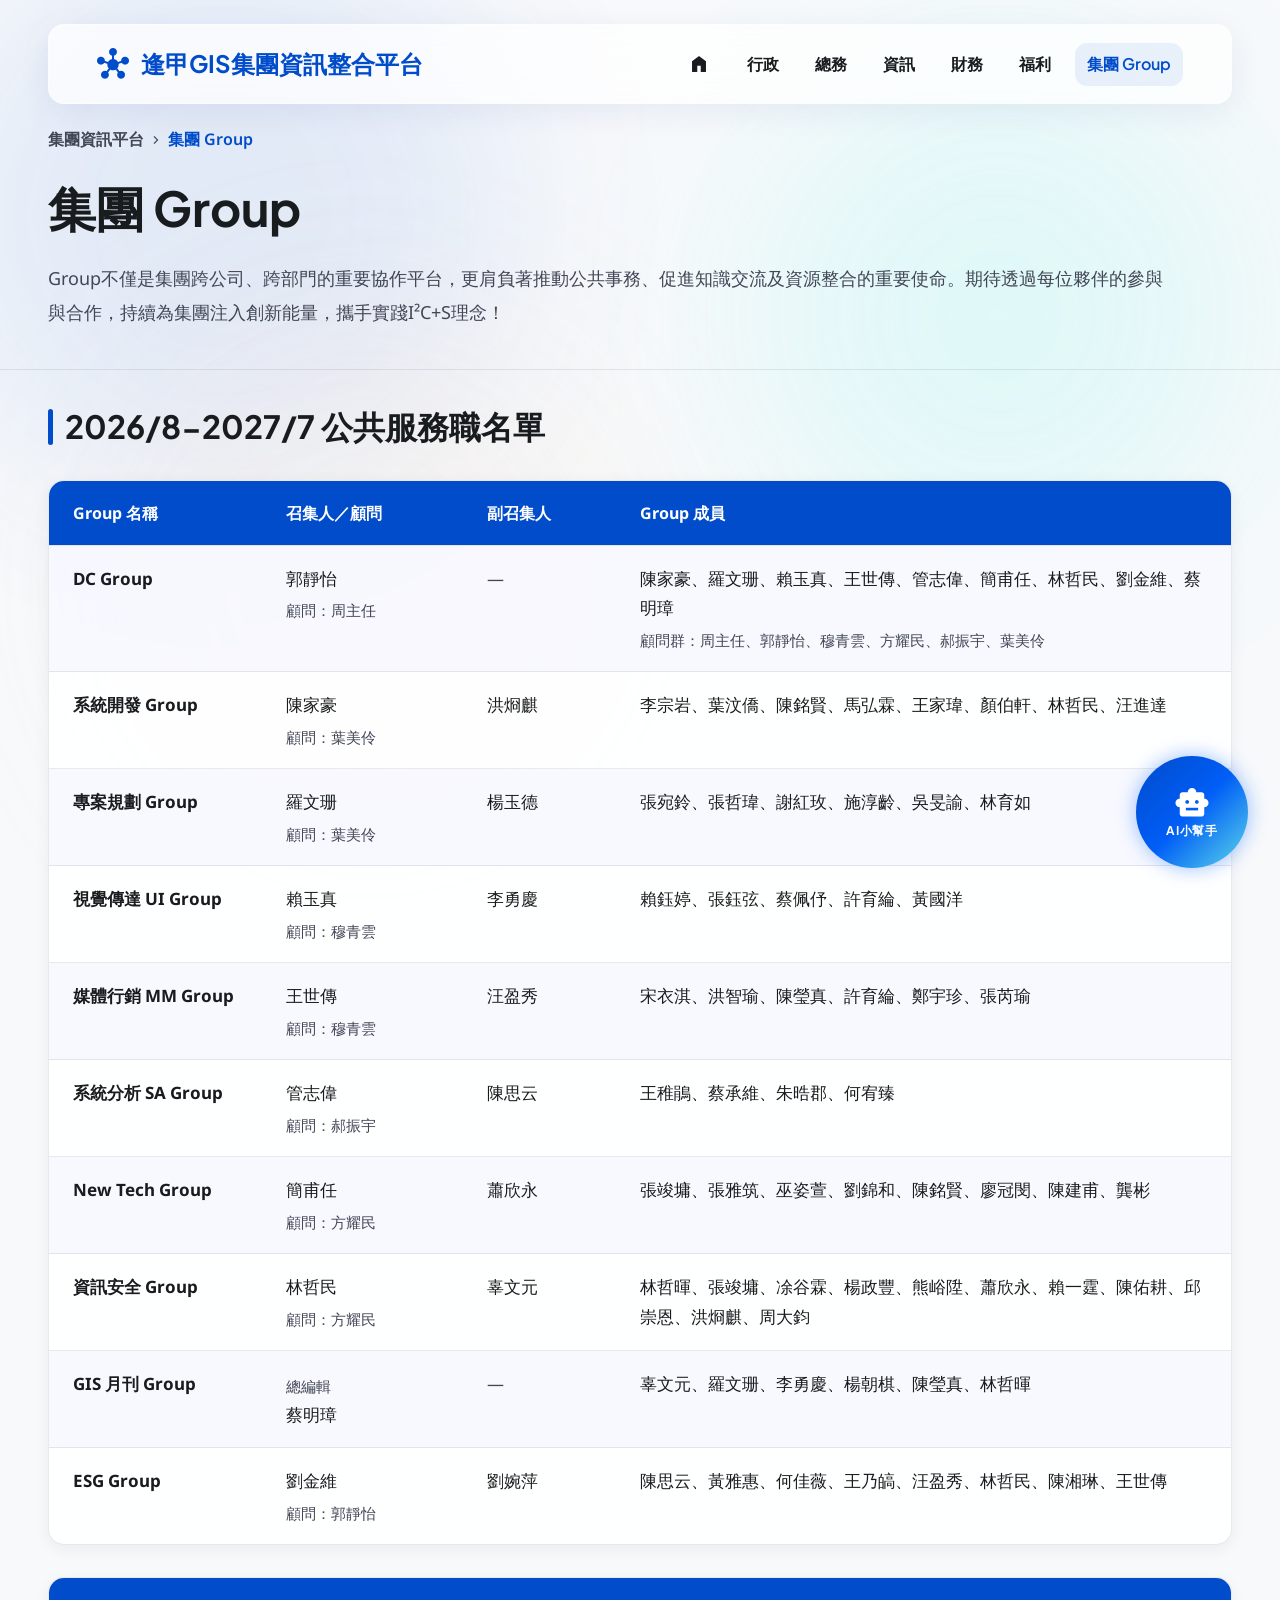
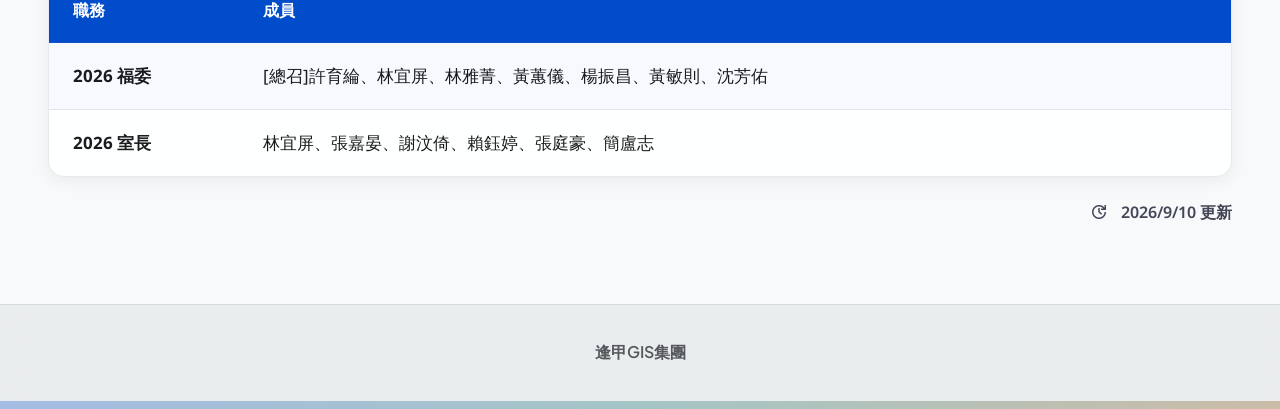
<file: group.html>
<!DOCTYPE html>
<html lang="zh-TW">

<head>
    <meta charset="utf-8">
    <meta name="viewport" content="width=device-width, initial-scale=1">
    <meta name="description" content="集團跨公司、跨部門協作平台及2026/8-2027/7公共服務職名單。">
    <title>集團 Group｜逢甲GIS集團資訊整合平台</title>
    <link rel="stylesheet"
        href="https://fonts.googleapis.com/css2?family=Plus+Jakarta+Sans:wght@400;600;700;800&amp;family=Noto+Sans:wght@400;500;700&amp;display=swap">
    <link rel="stylesheet"
        href="https://fonts.googleapis.com/css2?family=Material+Symbols+Outlined:wght,FILL@100..700,0..1&amp;display=block">
    <link rel="stylesheet" href="styles.css?v=20260911-5">
</head>

<body class="site-page finance-page group-page">
    <div class="background-effects" aria-hidden="true">
        <span class="background-blob background-blob-primary"></span>
        <span class="background-blob background-blob-secondary"></span>
        <span class="background-blob background-blob-tertiary"></span>
    </div>

    <div class="header-shell">
        <header class="platform-header">
            <div class="platform-header-content">
                <a class="platform-brand" href="index.html" aria-label="返回資訊平台首頁">
                    <span class="material-symbols-outlined filled-symbol platform-brand-icon">hub</span>
                    <span class="platform-brand-name">逢甲GIS集團資訊整合平台</span>
                </a>
                <nav class="main-navigation" aria-label="主選單">
                    <a class="navigation-item navigation-home" href="index.html" aria-label="平台首頁"><span
                            class="material-symbols-outlined filled-symbol">home</span></a>
                    <a class="navigation-item" href="administration.html">行政</a>
                    <a class="navigation-item" href="general-affairs.html">總務</a>
                    <a class="navigation-item" href="#">資訊</a>
                    <a class="navigation-item" href="ac.html">財務</a>
                    <a class="navigation-item" href="welfare.html">福利</a>
                    <a class="navigation-item navigation-item-active" href="group.html" aria-current="page">集團 Group</a>
                </nav>
            </div>
        </header>
    </div>

    <main class="administration-main">
        <section class="page-introduction page-container">
            <nav class="breadcrumb" aria-label="麵包屑">
                <a href="index.html">集團資訊平台</a><span class="material-symbols-outlined">chevron_right</span><span
                    aria-current="page">集團 Group</span>
            </nav>
            <div class="introduction-content">
                <h1 class="page-title">集團 Group</h1>
                <p class="page-description">Group不僅是集團跨公司、跨部門的重要協作平台，更肩負著推動公共事務、促進知識交流及資源整合的重要使命。期待透過每位夥伴的參與與合作，持續為集團注入創新能量，攜手實踐I²C+S理念！</p>
            </div>
        </section>

        <section class="group-roster-section page-container" aria-labelledby="group-roster-title">
            <div class="section-heading">
                <span class="section-heading-accent" aria-hidden="true"></span>
                <h2 id="group-roster-title" class="section-heading-title">2026/8-2027/7 公共服務職名單</h2>
            </div>

            <div class="group-roster-table-wrapper" tabindex="0" role="region" aria-label="Group公共服務職名單，可水平捲動">
                <table class="group-roster-table">
                    <thead>
                        <tr>
                            <th scope="col">Group 名稱</th>
                            <th scope="col">召集人／顧問</th>
                            <th scope="col">副召集人</th>
                            <th scope="col">Group 成員</th>
                        </tr>
                    </thead>
                    <tbody>
                        <tr>
                            <th scope="row">DC Group</th>
                            <td>郭靜怡<span class="roster-role-note">顧問：周主任</span></td>
                            <td><span class="empty-cell" aria-label="未列副召集人">—</span></td>
                            <td>陳家豪、羅文珊、賴玉真、王世傳、管志偉、簡甫任、林哲民、劉金維、蔡明璋<span
                                    class="roster-role-note">顧問群：周主任、郭靜怡、穆青雲、方耀民、郝振宇、葉美伶</span></td>
                        </tr>
                        <tr>
                            <th scope="row">系統開發 Group</th>
                            <td>陳家豪<span class="roster-role-note">顧問：葉美伶</span></td>
                            <td>洪烱麒</td>
                            <td>李宗岩、葉汶僑、陳銘賢、馬弘霖、王家瑋、顏伯軒、林哲民、汪進達</td>
                        </tr>
                        <tr>
                            <th scope="row">專案規劃 Group</th>
                            <td>羅文珊<span class="roster-role-note">顧問：葉美伶</span></td>
                            <td>楊玉德</td>
                            <td>張宛鈴、張哲瑋、謝紅玫、施淳齡、吳旻諭、林育如</td>
                        </tr>
                        <tr>
                            <th scope="row">視覺傳達 UI Group</th>
                            <td>賴玉真<span class="roster-role-note">顧問：穆青雲</span></td>
                            <td>李勇慶</td>
                            <td>賴鈺婷、張鈺弦、蔡佩伃、許育綸、黃國洋</td>
                        </tr>
                        <tr>
                            <th scope="row">媒體行銷 MM Group</th>
                            <td>王世傳<span class="roster-role-note">顧問：穆青雲</span></td>
                            <td>汪盈秀</td>
                            <td>宋衣淇、洪智瑜、陳瑩真、許育綸、鄭宇珍、張芮瑜</td>
                        </tr>
                        <tr>
                            <th scope="row">系統分析 SA Group</th>
                            <td>管志偉<span class="roster-role-note">顧問：郝振宇</span></td>
                            <td>陳思云</td>
                            <td>王稚鵑、蔡承維、朱晧郡、何宥臻</td>
                        </tr>
                        <tr>
                            <th scope="row">New Tech Group</th>
                            <td>簡甫任<span class="roster-role-note">顧問：方耀民</span></td>
                            <td>蕭欣永</td>
                            <td>張竣墉、張雅筑、巫姿萱、劉錦和、陳銘賢、廖冠閔、陳建甫、龔彬</td>
                        </tr>
                        <tr>
                            <th scope="row">資訊安全 Group</th>
                            <td>林哲民<span class="roster-role-note">顧問：方耀民</span></td>
                            <td>辜文元</td>
                            <td>林哲暉、張竣墉、凃谷霖、楊政豐、熊峪陞、蕭欣永、賴一霆、陳佑耕、邱崇恩、洪烱麒、周大鈞</td>
                        </tr>
                        <tr>
                            <th scope="row">GIS 月刊 Group</th>
                            <td><span class="roster-role-note">總編輯</span>蔡明璋</td>
                            <td><span class="empty-cell" aria-label="未列副召集人">—</span></td>
                            <td>辜文元、羅文珊、李勇慶、楊朝棋、陳瑩真、林哲暉</td>
                        </tr>
                        <tr>
                            <th scope="row">ESG Group</th>
                            <td>劉金維<span class="roster-role-note">顧問：郭靜怡</span></td>
                            <td>劉婉萍</td>
                            <td>陳思云、黃雅惠、何佳薇、王乃皜、汪盈秀、林哲民、陳湘琳、王世傳</td>
                        </tr>
                    </tbody>
                </table>
            </div>

            <div class="group-duty-table-wrapper" tabindex="0" role="region" aria-label="其他公共服務職務，可水平捲動">
                <table class="group-duty-table">
                    <thead>
                        <tr>
                            <th scope="col">職務</th>
                            <th scope="col">成員</th>
                        </tr>
                    </thead>
                    <tbody>
                        <tr>
                            <th scope="row">2026 福委</th>
                            <td>[總召]許育綸、林宜屏、林雅菁、黃蕙儀、楊振昌、黃敏則、沈芳佑</td>
                        </tr>
                        <tr>
                            <th scope="row">2026 室長</th>
                            <td>林宜屏、張嘉晏、謝汶倚、賴鈺婷、張庭豪、簡盧志</td>
                        </tr>
                    </tbody>
                </table>
            </div>
            <p class="group-roster-updated"><span class="material-symbols-outlined" aria-hidden="true">update</span>2026/9/10 更新</p>
        </section>
    </main>

    <footer class="platform-footer">
        <div class="page-container footer-content"><strong class="footer-brand">逢甲GIS集團</strong></div>
        <div class="footer-accent"></div>
    </footer>
    <button class="ai-assistant" type="button" aria-label="開啟 AI 訊息小幫手"><span class="ai-assistant-orb"><span
                class="ai-assistant-pulse"></span><span class="ai-assistant-content"><span
                    class="material-symbols-outlined filled-symbol ai-assistant-icon">smart_toy</span><span
                    class="ai-assistant-label">AI小幫手</span></span></span><span class="ai-assistant-tooltip">需要幫助嗎？問問小布的
            AI 助理</span></button>
    <script src="script.js?v=20260907-1"></script>
</body>

</html>
</file>
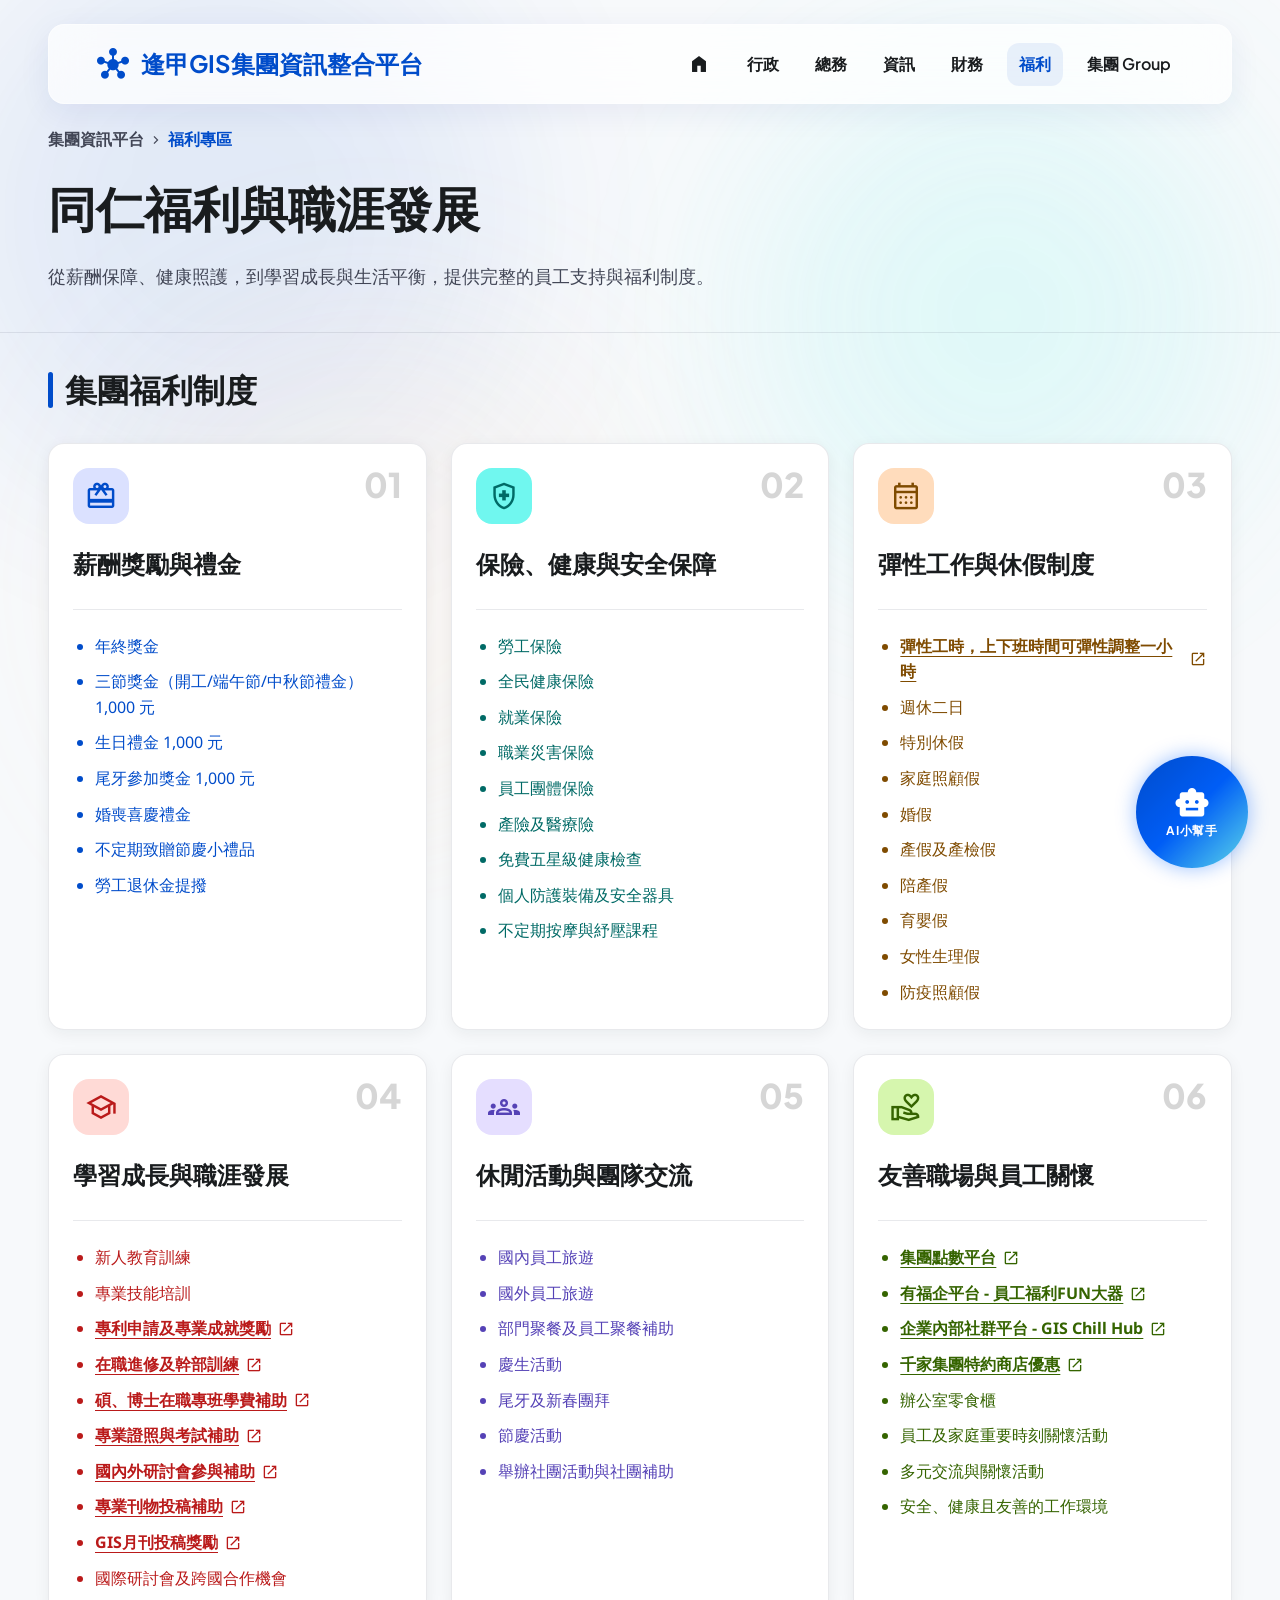
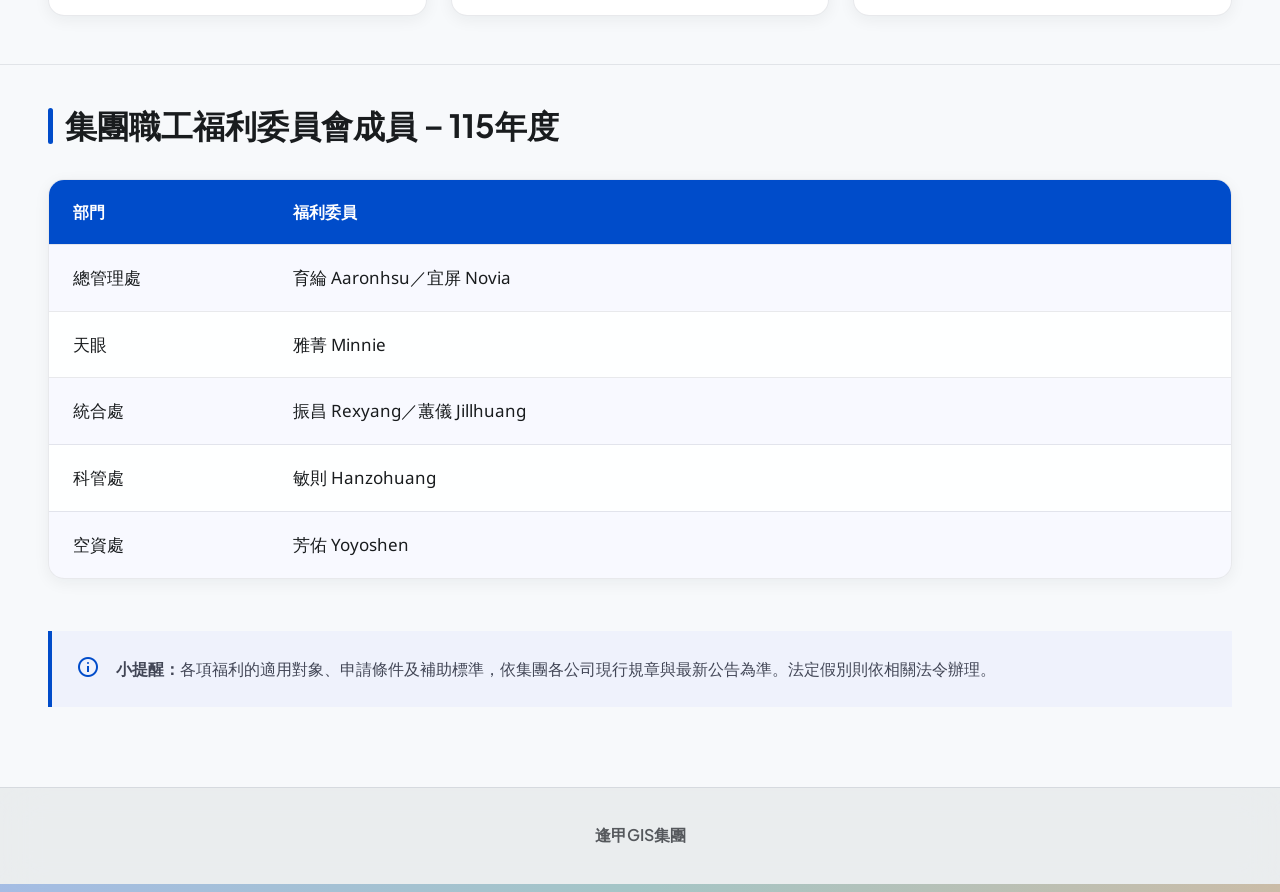
<file: welfare.html>
<!DOCTYPE html>
<html lang="zh-TW">

<head>
    <meta charset="utf-8">
    <meta name="viewport" content="width=device-width, initial-scale=1">
    <meta name="description" content="提供集團福利制度、員工關懷及115年度福利委員名單。">
    <title>福委會專區｜逢甲GIS集團資訊整合平台</title>
    <link rel="stylesheet"
        href="https://fonts.googleapis.com/css2?family=Plus+Jakarta+Sans:wght@400;600;700;800&amp;family=Noto+Sans:wght@400;500;700&amp;display=swap">
    <link rel="stylesheet"
        href="https://fonts.googleapis.com/css2?family=Material+Symbols+Outlined:wght,FILL@100..700,0..1&amp;display=block">
    <link rel="stylesheet" href="styles.css?v=20260911-5">
</head>

<body class="site-page welfare-page">
    <div class="background-effects" aria-hidden="true">
        <span class="background-blob background-blob-primary"></span>
        <span class="background-blob background-blob-secondary"></span>
        <span class="background-blob background-blob-tertiary"></span>
    </div>

    <div class="header-shell">
        <header class="platform-header">
            <div class="platform-header-content">
                <a class="platform-brand" href="index.html" aria-label="返回資訊平台首頁">
                    <span class="material-symbols-outlined filled-symbol platform-brand-icon">hub</span>
                    <span class="platform-brand-name">逢甲GIS集團資訊整合平台</span>
                </a>
                <nav class="main-navigation" aria-label="主選單">
                    <a class="navigation-item navigation-home" href="index.html" aria-label="平台首頁"><span
                            class="material-symbols-outlined filled-symbol">home</span></a>
                    <a class="navigation-item" href="administration.html">行政</a>
                    <a class="navigation-item" href="general-affairs.html">總務</a>
                    <a class="navigation-item" href="#">資訊</a>
                    <a class="navigation-item" href="ac.html">財務</a>
                    <a class="navigation-item navigation-item-active" href="welfare.html" aria-current="page">福利</a>
                    <a class="navigation-item" href="group.html">集團 Group</a>
                </nav>
            </div>
        </header>
    </div>

    <main class="administration-main">
        <section class="page-introduction page-container">
            <nav class="breadcrumb" aria-label="麵包屑">
                <a href="index.html">集團資訊平台</a><span class="material-symbols-outlined">chevron_right</span><span
                    aria-current="page">福利專區</span>
            </nav>
            <div class="introduction-content">
                <h1 class="page-title">同仁福利與職涯發展</h1>
                <p class="page-description">從薪酬保障、健康照護，到學習成長與生活平衡，提供完整的員工支持與福利制度。</p>
            </div>
        </section>

        <section class="welfare-benefits page-container" aria-labelledby="benefits-title">
            <div class="section-heading">
                <span class="section-heading-accent" aria-hidden="true"></span>
                <h2 id="benefits-title" class="section-heading-title">集團福利制度</h2>
            </div>
            <div class="service-grid welfare-grid">
                <article class="service-card welfare-card welfare-card-rewards">
                    <span class="service-icon"><span class="material-symbols-outlined">redeem</span></span>
                    <span class="welfare-card-number">01</span>
                    <h3 class="service-title">薪酬獎勵與禮金</h3>
                    <ul class="benefit-list">
                        <li>年終獎金</li>
                        <li>三節獎金（開工/端午節/中秋節禮金）1,000 元</li>
                        <li>生日禮金 1,000 元</li>
                        <li>尾牙參加獎金 1,000 元</li>
                        <li>婚喪喜慶禮金</li>
                        <li>不定期致贈節慶小禮品</li>
                        <li>勞工退休金提撥</li>
                    </ul>
                </article>
                <article class="service-card welfare-card welfare-card-protection">
                    <span class="service-icon"><span class="material-symbols-outlined">health_and_safety</span></span>
                    <span class="welfare-card-number">02</span>
                    <h3 class="service-title">保險、健康與安全保障</h3>
                    <ul class="benefit-list">
                        <li>勞工保險</li>
                        <li>全民健康保險</li>
                        <li>就業保險</li>
                        <li>職業災害保險</li>
                        <li>員工團體保險</li>
                        <li>產險及醫療險</li>
                        <li>免費五星級健康檢查</li>
                        <li>個人防護裝備及安全器具</li>
                        <li>不定期按摩與紓壓課程</li>
                    </ul>
                </article>
                <article class="service-card welfare-card welfare-card-leave">
                    <span class="service-icon"><span class="material-symbols-outlined">calendar_month</span></span>
                    <span class="welfare-card-number">03</span>
                    <h3 class="service-title">彈性工作與休假制度</h3>
                    <ul class="benefit-list">
                        <li><a class="benefit-link"
                                href="https://drive.google.com/drive/u/0/folders/1YeyQy__ZyNE_mf914tvptaPkx1r9FS1Z"
                                target="_blank" rel="noopener noreferrer"><span>彈性工時，上下班時間可彈性調整一小時</span><span
                                    class="material-symbols-outlined">open_in_new</span></a></li>
                        <li>週休二日</li>
                        <li>特別休假</li>
                        <li>家庭照顧假</li>
                        <li>婚假</li>
                        <li>產假及產檢假</li>
                        <li>陪產假</li>
                        <li>育嬰假</li>
                        <li>女性生理假</li>
                        <li>防疫照顧假</li>
                    </ul>
                </article>
                <article class="service-card welfare-card welfare-card-learning">
                    <span class="service-icon"><span class="material-symbols-outlined">school</span></span>
                    <span class="welfare-card-number">04</span>
                    <h3 class="service-title">學習成長與職涯發展</h3>
                    <ul class="benefit-list">
                        <li>新人教育訓練</li>
                        <li>專業技能培訓</li>
                        <li><a class="benefit-link"
                                href="https://drive.google.com/drive/u/0/folders/1-K6Ho3HZumWtYwl-K8K2zlsuzqUaj3Dm"
                                target="_blank" rel="noopener noreferrer"><span>專利申請及專業成就獎勵</span><span
                                    class="material-symbols-outlined">open_in_new</span></a></li>
                        <li><a class="benefit-link"
                                href="https://drive.google.com/drive/u/0/folders/1-K6Ho3HZumWtYwl-K8K2zlsuzqUaj3Dm"
                                target="_blank" rel="noopener noreferrer"><span>在職進修及幹部訓練</span><span
                                    class="material-symbols-outlined">open_in_new</span></a></li>
                        <li><a class="benefit-link"
                                href="https://drive.google.com/drive/u/0/folders/1-K6Ho3HZumWtYwl-K8K2zlsuzqUaj3Dm"
                                target="_blank" rel="noopener noreferrer"><span>碩、博士在職專班學費補助</span><span
                                    class="material-symbols-outlined">open_in_new</span></a></li>
                        <li><a class="benefit-link"
                                href="https://drive.google.com/drive/u/0/folders/1-K6Ho3HZumWtYwl-K8K2zlsuzqUaj3Dm"
                                target="_blank" rel="noopener noreferrer"><span>專業證照與考試補助</span><span
                                    class="material-symbols-outlined">open_in_new</span></a></li>
                        <li><a class="benefit-link" href="https://drive.google.com/drive/u/0/folders/1-K6Ho3HZumWtYwl-K8K2zlsuzqUaj3Dm" target="_blank"
                                rel="noopener noreferrer"><span>國內外研討會參與補助</span><span
                                    class="material-symbols-outlined">open_in_new</span></a></li>
                        <li><a class="benefit-link" href="https://drive.google.com/drive/u/0/folders/1-K6Ho3HZumWtYwl-K8K2zlsuzqUaj3Dm" target="_blank"
                                rel="noopener noreferrer"><span>專業刊物投稿補助</span><span
                                    class="material-symbols-outlined">open_in_new</span></a></li>
                        <li><a class="benefit-link" href="https://drive.google.com/drive/u/0/folders/1-K6Ho3HZumWtYwl-K8K2zlsuzqUaj3Dm" target="_blank"
                                rel="noopener noreferrer"><span>GIS月刊投稿獎勵</span><span
                                    class="material-symbols-outlined">open_in_new</span></a></li>
                        <li>國際研討會及跨國合作機會</li>
                    </ul>
                </article>
                <article class="service-card welfare-card welfare-card-activities">
                    <span class="service-icon"><span class="material-symbols-outlined">groups</span></span>
                    <span class="welfare-card-number">05</span>
                    <h3 class="service-title">休閒活動與團隊交流</h3>
                    <ul class="benefit-list">
                        <li>國內員工旅遊</li>
                        <li>國外員工旅遊</li>
                        <li>部門聚餐及員工聚餐補助</li>
                        <li>慶生活動</li>
                        <li>尾牙及新春團拜</li>
                        <li>節慶活動</li>
                        <li>舉辦社團活動與社團補助</li>
                    </ul>
                </article>
                <article class="service-card welfare-card welfare-card-care">
                    <span class="service-icon"><span class="material-symbols-outlined">volunteer_activism</span></span>
                    <span class="welfare-card-number">06</span>
                    <h3 class="service-title">友善職場與員工關懷</h3>
                    <ul class="benefit-list">
                         <li><a class="benefit-link" href="https://point.gis.tw/Home/Index" target="_blank" rel="noopener noreferrer"><span>集團點數平台
                                    </span><span class="material-symbols-outlined">open_in_new</span></a></li>
                        <li><a class="benefit-link" href="https://service.perkz.com.tw/login/gisfcu" target="_blank" rel="noopener noreferrer"><span>有福企平台 -
                                    員工福利FUN大器</span><span class="material-symbols-outlined">open_in_new</span></a></li>
                        <li><a class="benefit-link" href="https://gisplay.gis.tw/" target="_blank" rel="noopener noreferrer"><span>企業內部社群平台 -
                                    GIS Chill Hub</span><span class="material-symbols-outlined">open_in_new</span></a>
                        </li>
                        <li><a class="benefit-link" href="https://service.perkz.com.tw/merchant" target="_blank"
                                rel="noopener noreferrer"><span>千家集團特約商店優惠</span><span
                                    class="material-symbols-outlined">open_in_new</span></a></li>
                        <li>辦公室零食櫃</li>
                        <li>員工及家庭重要時刻關懷活動</li>
                        <li>多元交流與關懷活動</li>
                        <li>安全、健康且友善的工作環境</li>
                    </ul>
                </article>
            </div>
        </section>

        <section class="welfare-committee page-container" aria-labelledby="committee-title">
            <div class="section-heading">
                <span class="section-heading-accent" aria-hidden="true"></span>
                <h2 id="committee-title" class="section-heading-title">集團職工福利委員會成員－115年度</h2>
            </div>
            <div class="committee-table-wrapper" tabindex="0" role="region"
                aria-label="集團職工福利委員會成員名單，可水平捲動">
                <table class="committee-table">
                    <thead>
                        <tr>
                            <th scope="col">部門</th>
                            <th scope="col">福利委員</th>
                        </tr>
                    </thead>
                    <tbody>
                        <tr>
                            <td>總管理處</td>
                            <td>育綸 Aaronhsu／宜屏 Novia</td>
                        </tr>
                        <tr>
                            <td>天眼</td>
                            <td>雅菁 Minnie</td>
                        </tr>
                        <tr>
                            <td>統合處</td>
                            <td>振昌 Rexyang／蕙儀 Jillhuang</td>
                        </tr>
                        <tr>
                            <td>科管處</td>
                            <td>敏則 Hanzohuang</td>
                        </tr>
                        <tr>
                            <td>空資處</td>
                            <td>芳佑 Yoyoshen</td>
                        </tr>
                    </tbody>
                </table>
            </div>
        </section>

        <aside class="welfare-note page-container" aria-label="福利制度提醒">
            <div class="welfare-note-content">
                <span class="material-symbols-outlined">info</span>
                <p><strong>小提醒：</strong>各項福利的適用對象、申請條件及補助標準，依集團各公司現行規章與最新公告為準。法定假別則依相關法令辦理。</p>
            </div>
        </aside>
    </main>

    <footer class="platform-footer">
        <div class="page-container footer-content"><strong class="footer-brand">逢甲GIS集團</strong></div>
        <div class="footer-accent"></div>
    </footer>
    <button class="ai-assistant" type="button" aria-label="開啟 AI 訊息小幫手"><span class="ai-assistant-orb"><span
                class="ai-assistant-pulse"></span><span class="ai-assistant-content"><span
                    class="material-symbols-outlined filled-symbol ai-assistant-icon">smart_toy</span><span
                    class="ai-assistant-label">AI小幫手</span></span></span><span class="ai-assistant-tooltip">需要幫助嗎？問問小布的
            AI 助理</span></button>
    <script src="script.js?v=20260721-2"></script>
</body>

</html>
</file>
<file: styles.css>
/* ===== Design tokens：全站常用設定 ===== */
:root {
    --primary-color: #004cca;
    --primary-hover: #003b9e;
    --primary-container: #0062ff;
    --primary-light: #dbe1ff;
    --secondary-color: #006a66;
    --secondary-light: #70f7ef;
    --tertiary-color: #7f4b00;
    --tertiary-light: #ffdcbc;
    --error-color: #ba1a1a;
    --error-light: #ffdad6;
    --text-color: #191c1e;
    --muted-text-color: #424656;
    --footer-text-color: #55585c;
    --background-color: #f7f9fb;
    --surface-color: #ffffff;
    --border-color: rgba(115, 118, 135, 0.16);
    --site-max-width: 1400px;
    --font-size-display: 48px;
    --font-size-title: 32px;
    --font-size-heading: 24px;
    --font-size-body: 16px;
    --font-size-label: 16px;
    --spacing-xs: 4px;
    --spacing-small: 12px;
    --spacing-medium: 16px;
    --spacing-large: 24px;
    --spacing-xl: 48px;
    --border-radius-small: 12px;
    --border-radius: 16px;
    --border-radius-large: 24px;
    --shadow-small: 0 4px 16px rgba(25, 28, 30, 0.06);
    --shadow-medium: 0 16px 40px rgba(25, 28, 30, 0.09);
    --header-height: 80px;
    --transition: 200ms ease;
}

/* ===== 基礎樣式與共用容器 ===== */
* {
    box-sizing: border-box;
}

html,
body {
    margin: 0;
    min-height: 100%;
}

body {
    font-family: "Noto Sans", sans-serif;
    color: var(--text-color);
    background: var(--background-color);
}

a {
    color: inherit;
    text-decoration: none;
}

button {
    color: inherit;
    font: inherit;
}

.filled-symbol {
    font-variation-settings: "FILL" 1;
}

.site-page {
    position: relative;
    display: flex;
    min-height: 100vh;
    flex-direction: column;
    overflow-x: hidden;
}

.page-container {
    width: 100%;
    max-width: var(--site-max-width);
    margin-inline: auto;
    padding-inline: var(--spacing-xl);
}

/* ===== 共用背景效果 ===== */
.background-effects {
    position: fixed;
    inset: 0;
    z-index: -1;
    overflow: hidden;
    pointer-events: none;
}

.background-blob {
    position: absolute;
    border-radius: 50%;
    filter: blur(100px);
    opacity: .7;
}

.background-blob-primary {
    top: -8%;
    left: -5%;
    width: 45vw;
    height: 45vw;
    background: rgba(0, 76, 202, .12);
    animation: soft-pulse 8s linear infinite;
}

.background-blob-secondary {
    top: 8%;
    right: 3%;
    width: 38vw;
    height: 38vw;
    background: rgba(109, 244, 236, .23);
    animation: soft-float 12s ease-in-out infinite;
}

.background-blob-tertiary {
    bottom: 5%;
    left: 8%;
    width: 42vw;
    height: 42vw;
    background: rgba(255, 220, 188, .18);
    animation: soft-pulse 10s linear infinite;
}

.background-blob-error {
    right: -8%;
    bottom: -12%;
    width: 48vw;
    height: 48vw;
    background: rgba(255, 218, 214, .13);
}

@keyframes soft-pulse {

    0%,
    100% {
        opacity: .55;
        transform: scale(1);
    }

    50% {
        opacity: .8;
        transform: scale(1.05);
    }
}

@keyframes soft-float {

    0%,
    100% {
        transform: translateY(0);
    }

    50% {
        transform: translateY(18px);
    }
}

/* ===== 共用 Header 與主選單 ===== */
.header-shell {
    position: fixed;
    top: var(--spacing-large);
    right: 0;
    left: 0;
    z-index: 50;
    padding-inline: var(--spacing-xl);
}

.platform-header {
    width: 100%;
    max-width: var(--site-max-width);
    height: var(--header-height);
    margin-inline: auto;
    border: 1px solid rgba(255, 255, 255, .45);
    border-radius: var(--border-radius);
    background: rgba(255, 255, 255, .72);
    box-shadow: 0 8px 32px rgba(31, 38, 135, .07);
    backdrop-filter: blur(20px);
}

.platform-header-content {
    display: flex;
    min-width: 0;
    height: 100%;
    align-items: center;
    justify-content: space-between;
    gap: var(--spacing-large);
    padding-inline: var(--spacing-xl);
}

.platform-brand {
    display: flex;
    flex: 0 0 auto;
    align-items: center;
    gap: var(--spacing-small);
    color: var(--primary-color);
}

.platform-brand-icon {
    font-size: 32px;
}

.platform-brand-name {
    margin: 0;
    font-family: "Plus Jakarta Sans", "Noto Sans", sans-serif;
    font-size: var(--font-size-heading);
    font-weight: 700;
    white-space: nowrap;
}

.main-navigation {
    display: flex;
    min-width: 0;
    align-items: center;
    gap: var(--spacing-small);
    overflow-x: auto;
    scrollbar-width: none;
}

.main-navigation::-webkit-scrollbar {
    display: none;
}

.navigation-item {
    flex: 0 0 auto;
    padding: 10px 12px;
    border-radius: var(--border-radius-small);
    font-family: "Plus Jakarta Sans", "Noto Sans", sans-serif;
    font-size: var(--font-size-label);
    font-weight: 600;
    white-space: nowrap;
    transition: color var(--transition), background var(--transition);
}

.navigation-item:hover,
.navigation-item-active {
    color: var(--primary-color);
    background: rgba(0, 76, 202, .08);
}

.home-button {
    display: inline-flex;
    align-items: center;
    gap: var(--spacing-xs);
    margin-left: var(--spacing-xs);
    border-left: 1px solid var(--border-color);
}

.home-button .material-symbols-outlined {
    font-size: 20px;
}

.navigation-home {
    display: grid;
    min-width: 48px;
    place-items: center;
    color: var(--text-color);
}

.navigation-home.navigation-item-active {
    color: var(--primary-color);
}

.navigation-home .material-symbols-outlined {
    font-size: 22px;
}

/* ===== 平台首頁 ===== */
.home-page {
    height: 100vh;
    overflow: hidden;
}

.home-main {
    flex: 1 1 auto;
    min-height: 0;
    padding-top: 96px;
}

.home-dashboard {
    display: flex;
    height: 100%;
    flex-direction: column;
    padding-top: 12px;
    padding-bottom: var(--spacing-large);
}

.dashboard-toolbar {
    display: flex;
    align-items: flex-end;
    justify-content: space-between;
    gap: var(--spacing-large);
    margin-bottom: var(--spacing-large);
    margin-top: 20px;
}

.dashboard-description {
    margin: 0;
    font-family: "Plus Jakarta Sans", "Noto Sans", sans-serif;
    font-size: var(--font-size-heading);
    font-weight: 600;
    line-height: 1.4;
}

.view-controls {
    display: flex;
    gap: 12px;
}

.view-control {
    display: grid;
    width: 44px;
    height: 44px;
    padding: 0;
    place-items: center;
    border: 1px solid var(--border-color);
    border-radius: var(--border-radius-small);
    background: rgba(255, 255, 255, .62);
    box-shadow: var(--shadow-small);
    cursor: pointer;
    transition: background var(--transition);
}

.view-control:hover {
    background: var(--surface-color);
}

.portal-grid {
    display: grid;
    flex: 1 1 auto;
    min-height: 0;
    grid-template-columns: repeat(3, 1fr);
    grid-template-rows: repeat(2, minmax(0, 1fr));
    gap: var(--spacing-large);
}

.portal-card {
    display: flex;
    min-height: 0;
    align-items: center;
    justify-content: center;
    flex-direction: column;
    border: 1px solid var(--border-color);
    border-radius: var(--border-radius);
    background: var(--surface-color);
    box-shadow: var(--shadow-small);
    text-align: center;
    transition: color 300ms ease, background 300ms ease, box-shadow 300ms ease;
    transform-style: preserve-3d;
}

.portal-card:hover {
    color: #fff;
    background: var(--primary-color);
    box-shadow: var(--shadow-medium);
}

.portal-card-icon {
    display: grid;
    width: 88px;
    height: 88px;
    margin-bottom: var(--spacing-medium);
    place-items: center;
    border-radius: var(--border-radius);
    transition: background 300ms ease, color 300ms ease;
}

.portal-card-icon .material-symbols-outlined {
    font-size: 48px;
}

.portal-card-title {
    font-family: "Plus Jakarta Sans", "Noto Sans", sans-serif;
    font-size: var(--font-size-title);
    font-weight: 600;
    line-height: 1.25;
}

.portal-card:hover .portal-card-icon {
    color: #fff;
    background: rgba(255, 255, 255, .18);
}

.portal-card-administration .portal-card-icon {
    color: var(--primary-color);
    background: var(--primary-light);
}

.portal-card-general .portal-card-icon {
    color: var(--secondary-color);
    background: var(--secondary-light);
}

.portal-card-it .portal-card-icon {
    color: var(--tertiary-color);
    background: var(--tertiary-light);
}

.portal-card-finance .portal-card-icon {
    color: var(--error-color);
    background: var(--error-light);
}

.portal-card-welfare .portal-card-icon {
    color: #003ea8;
    background: #b4c5ff;
}

.portal-card-group .portal-card-icon {
    color: var(--primary-color);
    background: #e4ecfb;
}

/* ===== 共用 Footer ===== */
.platform-footer {
    flex: 0 0 auto;
    border-top: 1px solid rgba(115, 118, 135, .16);
    background: rgba(224, 227, 229, .58);
    backdrop-filter: blur(20px);
}

.footer-content {
    display: flex;
    min-height: 96px;
    align-items: center;
    justify-content: center;
    text-align: center;
}

.home-footer .footer-content {
    min-height: 68px;
}

.footer-brand {
    color: var(--footer-text-color);
    font-family: "Plus Jakarta Sans", "Noto Sans", sans-serif;
    font-size: var(--font-size-body);
    font-weight: 600;
}

.footer-accent {
    height: 8px;
    background: linear-gradient(90deg, var(--primary-color), var(--secondary-color), var(--tertiary-color));
    opacity: .3;
}

/* ===== 行政專區 ===== */
.administration-main {
    flex: 1 0 auto;
    padding-top: 128px;
}

.breadcrumb {
    display: flex;
    align-items: center;
    gap: var(--spacing-xs);
    margin-bottom: var(--spacing-small);
    color: var(--muted-text-color);
    font-size: var(--font-size-label);
    font-weight: 600;
}

.breadcrumb a:hover,
.breadcrumb span:last-child {
    color: var(--primary-color);
}

.breadcrumb .material-symbols-outlined {
    font-size: 16px;
}

.introduction-content {
    padding-top: var(--spacing-small);
    padding-bottom: var(--spacing-large);
}

.page-title {
    margin: 0 0 var(--spacing-large);
    font-family: "Plus Jakarta Sans", "Noto Sans", sans-serif;
    font-size: var(--font-size-display);
    line-height: 1.2;
}

.page-description {
    margin: 0;
    color: var(--muted-text-color);
    font-size: 18px;
    line-height: 1.75;
}

.finance-form-guide {
    margin-top: 32px;
}

.finance-form-guide-header {
    display: flex;
    align-items: center;
    flex-wrap: wrap;
    justify-content: flex-start;
    gap: var(--spacing-medium);
    margin-bottom: 20px;
}

.finance-form-guide-title {
    margin: 0;
    padding-left: var(--spacing-medium);
    border-left: 4px solid var(--primary-color);
    font-size: var(--font-size-title);
    line-height: 1.3;
}

.finance-form-guide-button {
    display: inline-flex;
    min-height: 44px;
    flex: 0 0 auto;
    align-items: center;
    gap: var(--spacing-small);
    padding: 8px var(--spacing-medium);
    border: 1px solid rgba(0, 76, 202, .24);
    border-radius: var(--border-radius-small);
    color: var(--primary-color);
    background: rgba(255, 255, 255, .72);
    font-size: var(--font-size-label);
    font-weight: 700;
    transition: transform var(--transition), border-color var(--transition), background var(--transition);
}

.finance-form-guide-button:hover {
    transform: translateY(-2px);
    border-color: var(--primary-color);
    background: var(--primary-light);
}

.finance-form-guide-button .material-symbols-outlined {
    font-size: 20px;
}

.finance-form-list {
    display: grid;
    gap: 0;
    margin: 0;
    padding-left: 22px;
}

.finance-form-list li {
    padding: 7px 0;
    color: var(--text-color);
    font-size: 18px;
    line-height: 1.7;
}

.finance-form-list li::marker {
    color: var(--primary-color);
}

.finance-form-link {
    display: inline-flex;
    align-items: center;
    gap: 4px;
    margin-right: var(--spacing-small);
    color: var(--primary-color);
    font-weight: 700;
    text-decoration: underline;
    text-decoration-thickness: 1px;
    text-underline-offset: 4px;
}

.finance-form-link:hover {
    color: var(--primary-hover);
}

.finance-form-link .material-symbols-outlined {
    font-size: 18px;
    text-decoration: none;
}

.finance-form-description::before {
    content: "— ";
    color: var(--muted-text-color);
}

.administration-services {
    padding-top: var(--spacing-small);
    padding-bottom: var(--spacing-large);
}

.section-heading {
    display: flex;
    align-items: center;
    gap: var(--spacing-small);
    margin-bottom: var(--spacing-large);
}

.section-heading-accent {
    width: 5px;
    height: 28px;
    flex: 0 0 auto;
    border-radius: 999px;
    background: var(--primary-color);
}

.section-heading-title {
    margin: 0;
    font-family: "Plus Jakarta Sans", "Noto Sans", sans-serif;
    font-size: var(--font-size-heading);
}

.finance-page .administration-services {
    padding-top: 36px;
    padding-bottom: 50px;
    border-top: 1px solid var(--border-color);
}

.finance-page .section-heading-title {
    font-size: var(--font-size-title);
    line-height: 1.3;
}

.finance-page .section-heading-accent {
    height: 36px;
}

.company-tax-section {
    padding-top: 36px;
    padding-bottom: 36px;
    border-top: 1px solid var(--border-color);
}

.company-tax-heading {
    margin-bottom: var(--spacing-large);
}

.company-tax-table-wrapper {
    overflow-x: auto;
    border: 1px solid var(--border-color);
    border-radius: var(--border-radius);
    background: rgba(255, 255, 255, .88);
    box-shadow: var(--shadow-small);
    scrollbar-width: thin;
}

.company-tax-table-wrapper:focus-visible {
    outline: 3px solid rgba(0, 76, 202, .3);
    outline-offset: 3px;
}

.company-tax-table {
    width: 100%;
    min-width: 560px;
    border-collapse: collapse;
    text-align: left;
}

.company-tax-table th,
.company-tax-table td {
    padding: 18px var(--spacing-large);
    border-bottom: 1px solid var(--border-color);
    vertical-align: top;
    font-size: 17px;
    line-height: 1.75;
}

.company-tax-table th {
    color: #fff;
    background: var(--primary-color);
    font-size: var(--font-size-label);
    font-weight: 700;
    white-space: nowrap;
}

.company-tax-table th:last-child,
.company-tax-table td:last-child {
    width: 220px;
    font-family: "Plus Jakarta Sans", "Noto Sans", sans-serif;
    font-variant-numeric: tabular-nums;
    white-space: nowrap;
}

.company-tax-table tbody tr:last-child td {
    border-bottom: 0;
}

.company-tax-table tbody tr:nth-child(odd) {
    background: rgba(219, 225, 255, .2);
}

.company-tax-table tbody tr:hover {
    background: rgba(219, 225, 255, .38);
}

.finance-page .introduction-content {
    padding-top: var(--spacing-medium);
    padding-bottom: 40px;
}

.finance-page .section-heading {
    margin-bottom: 32px;
}

.finance-page .policy-section {
    padding-top: 36px;
}

/* ===== 集團 Group 頁面 ===== */
.group-roster-section {
    padding-top: 36px;
    padding-bottom: 80px;
    border-top: 1px solid var(--border-color);
}

.group-page .page-description {
    max-width: 1120px;
    line-height: 1.9;
}

.group-page .section-heading-title {
    font-size: var(--font-size-title);
    line-height: 1.3;
}

.group-page .section-heading-accent {
    height: 36px;
}

.group-roster-table-wrapper,
.group-duty-table-wrapper {
    overflow-x: auto;
    border: 1px solid var(--border-color);
    border-radius: var(--border-radius);
    background: rgba(255, 255, 255, .88);
    box-shadow: var(--shadow-small);
    scrollbar-width: thin;
}

.group-roster-table-wrapper:focus-visible,
.group-duty-table-wrapper:focus-visible {
    outline: 3px solid rgba(0, 76, 202, .3);
    outline-offset: 3px;
}

.group-duty-table-wrapper {
    margin-top: 32px;
}

.group-roster-table,
.group-duty-table {
    width: 100%;
    border-collapse: collapse;
    text-align: left;
}

.group-roster-table {
    min-width: 1040px;
}

.group-duty-table {
    min-width: 720px;
}

.group-roster-table th,
.group-roster-table td,
.group-duty-table th,
.group-duty-table td {
    padding: 18px var(--spacing-large);
    border-bottom: 1px solid var(--border-color);
    vertical-align: top;
    font-size: 17px;
    line-height: 1.75;
}

.group-roster-table thead th,
.group-duty-table thead th {
    color: #fff;
    background: var(--primary-color);
    font-size: var(--font-size-label);
    font-weight: 700;
    white-space: nowrap;
}

.group-roster-table tbody th,
.group-duty-table tbody th {
    color: var(--text-color);
    font-weight: 700;
}

.group-roster-table thead th:nth-child(1) {
    width: 18%;
}

.group-roster-table thead th:nth-child(2) {
    width: 17%;
}

.group-roster-table thead th:nth-child(3) {
    width: 13%;
}

.group-duty-table thead th:first-child {
    width: 190px;
}

.group-roster-table tbody tr:nth-child(odd),
.group-duty-table tbody tr:nth-child(odd) {
    background: rgba(219, 225, 255, .2);
}

.group-roster-table tbody tr:hover,
.group-duty-table tbody tr:hover {
    background: rgba(219, 225, 255, .38);
}

.group-roster-table tbody tr:last-child th,
.group-roster-table tbody tr:last-child td,
.group-duty-table tbody tr:last-child th,
.group-duty-table tbody tr:last-child td {
    border-bottom: 0;
}

.roster-role-note {
    display: block;
    margin-top: 4px;
    color: var(--muted-text-color);
    font-size: 15px;
}

.roster-role-label {
    display: inline-block;
    margin-right: var(--spacing-small);
    padding: 2px 8px;
    border-radius: 999px;
    color: var(--primary-color);
    background: var(--primary-light);
    font-size: 14px;
    font-weight: 700;
}

.empty-cell {
    color: var(--muted-text-color);
}

.group-roster-updated {
    display: flex;
    align-items: center;
    justify-content: flex-end;
    gap: var(--spacing-small);
    margin: var(--spacing-large) 0 0;
    color: var(--muted-text-color);
    font-size: var(--font-size-label);
    font-weight: 600;
}

.group-roster-updated .material-symbols-outlined {
    font-size: 20px;
}

/* ===== 福委會頁面 ===== */
.welfare-page .introduction-content {
    padding-top: var(--spacing-medium);
    padding-bottom: 40px;
}

.welfare-benefits {
    padding-top: 36px;
    padding-bottom: 48px;
    border-top: 1px solid var(--border-color);
}

.welfare-page .section-heading-title {
    font-size: var(--font-size-title);
    line-height: 1.3;
}

.welfare-page .section-heading-accent {
    height: 36px;
}

.welfare-page .section-heading {
    margin-bottom: 32px;
}

.welfare-card {
    position: relative;
    min-height: 0;
}

.welfare-card-number {
    position: absolute;
    top: var(--spacing-large);
    right: var(--spacing-large);
    color: rgba(25, 28, 30, .18);
    font-family: "Plus Jakarta Sans", sans-serif;
    font-size: 34px;
    font-weight: 800;
    line-height: 1;
}

.benefit-list {
    display: grid;
    gap: 10px;
    margin: var(--spacing-large) 0 0;
    padding: var(--spacing-large) 0 0 22px;
    border-top: 1px solid var(--border-color);
    color: var(--muted-text-color);
    line-height: 1.6;
}

.benefit-list li::marker {
    color: currentColor;
}

.benefit-link {
    display: inline-flex;
    align-items: center;
    gap: 6px;
    color: inherit;
    font-weight: 700;
    text-decoration: none;
}

.benefit-link > span:first-child {
    text-decoration: underline;
    text-decoration-thickness: 1px;
    text-underline-offset: 4px;
}

.benefit-link:hover {
    color: var(--primary-color);
}

.benefit-link .material-symbols-outlined {
    flex: 0 0 auto;
    font-size: 18px;
    text-decoration: none;
}

.welfare-card-rewards .service-icon,
.welfare-card-rewards .benefit-list {
    color: var(--primary-color);
}

.welfare-card-rewards .service-icon {
    background: var(--primary-light);
}

.welfare-card-protection .service-icon,
.welfare-card-protection .benefit-list {
    color: var(--secondary-color);
}

.welfare-card-protection .service-icon {
    background: var(--secondary-light);
}

.welfare-card-leave .service-icon,
.welfare-card-leave .benefit-list {
    color: var(--tertiary-color);
}

.welfare-card-leave .service-icon {
    background: var(--tertiary-light);
}

.welfare-card-learning .service-icon,
.welfare-card-learning .benefit-list {
    color: var(--error-color);
}

.welfare-card-learning .service-icon {
    background: var(--error-light);
}

.welfare-card-activities .service-icon,
.welfare-card-activities .benefit-list {
    color: #5542b6;
}

.welfare-card-activities .service-icon {
    background: #e5deff;
}

.welfare-card-care .service-icon,
.welfare-card-care .benefit-list {
    color: #356400;
}

.welfare-card-care .service-icon {
    background: #d6f6ae;
}

.welfare-committee {
    padding-top: 40px;
    padding-bottom: 40px;
    border-top: 1px solid var(--border-color);
}

.committee-table-wrapper {
    overflow-x: auto;
    border: 1px solid var(--border-color);
    border-radius: var(--border-radius);
    background: rgba(255, 255, 255, .88);
    box-shadow: var(--shadow-small);
    scrollbar-width: thin;
}

.committee-table-wrapper:focus-visible {
    outline: 3px solid rgba(0, 76, 202, .3);
    outline-offset: 3px;
}

.committee-table {
    width: 100%;
    min-width: 560px;
    border-collapse: collapse;
    text-align: left;
}

.committee-table th,
.committee-table td {
    padding: 18px var(--spacing-large);
    border-bottom: 1px solid var(--border-color);
    vertical-align: top;
    font-size: 17px;
    line-height: 1.75;
}

.committee-table th {
    color: #fff;
    background: var(--primary-color);
    font-size: var(--font-size-label);
    font-weight: 700;
    white-space: nowrap;
}

.committee-table th:first-child,
.committee-table td:first-child {
    width: 220px;
    white-space: nowrap;
}

.committee-table tbody tr:last-child td {
    border-bottom: 0;
}

.committee-table tbody tr:nth-child(odd) {
    background: rgba(219, 225, 255, .2);
}

.committee-table tbody tr:hover {
    background: rgba(219, 225, 255, .38);
}

.welfare-note {
    padding-top: var(--spacing-small);
    padding-bottom: 80px;
}

.welfare-note-content {
    display: flex;
    align-items: flex-start;
    gap: var(--spacing-medium);
    padding: var(--spacing-large);
    border-left: 4px solid var(--primary-color);
    color: var(--muted-text-color);
    background: rgba(219, 225, 255, .28);
    line-height: 1.75;
}

.welfare-note-content > .material-symbols-outlined {
    flex: 0 0 auto;
    color: var(--primary-color);
}

.welfare-note-content p {
    margin: 0;
}

.service-grid {
    display: grid;
    grid-template-columns: repeat(3, 1fr);
    gap: var(--spacing-large);
}

.service-card {
    display: flex;
    min-height: 380px;
    flex-direction: column;
    padding: var(--spacing-large);
    border: 1px solid var(--border-color);
    border-radius: var(--border-radius);
    background: var(--surface-color);
    box-shadow: var(--shadow-small);
    transition: transform var(--transition), border-color var(--transition), box-shadow var(--transition);
}

.service-card:hover {
    transform: translateY(-4px);
    border-color: rgba(0, 76, 202, .22);
    box-shadow: var(--shadow-medium);
}

.service-icon {
    display: grid;
    width: 56px;
    height: 56px;
    margin-bottom: var(--spacing-large);
    place-items: center;
    border-radius: var(--border-radius);
}

.service-icon .material-symbols-outlined {
    font-size: 32px;
}

.service-title {
    margin: 0 0 var(--spacing-xs);
    font-family: "Plus Jakarta Sans", "Noto Sans", sans-serif;
    font-size: var(--font-size-heading);
}

.service-description {
    margin: 0 0 var(--spacing-large);
    color: var(--muted-text-color);
    line-height: 1.6;
}

.service-links {
    display: flex;
    margin-top: auto;
    padding-top: var(--spacing-small);
    flex-direction: column;
    border-top: 1px solid var(--border-color);
}

.service-links-columns {
    display: grid;
    grid-template-columns: repeat(2, 1fr);
    column-gap: var(--spacing-large);
}

.content-link {
    display: flex;
    min-height: 48px;
    align-items: center;
    justify-content: space-between;
    gap: var(--spacing-medium);
    /* padding: 10px 80px 10px 0; */
    color: var(--primary-color);
    font-size: var(--font-size-label);
    font-weight: 600;
    transition: transform 160ms ease;
}

.content-link:hover {
    transform: translateX(4px);
}

.content-link .material-symbols-outlined {
    font-size: 22px;
}

.service-card-attendance .service-icon {
    color: var(--primary-color);
    background: var(--primary-light);
}

.service-card-leave .service-icon {
    color: var(--secondary-color);
    background: var(--secondary-light);
}

.service-card-training .service-icon {
    color: var(--tertiary-color);
    background: var(--tertiary-light);
}

.service-card-training .content-link {
    color: var(--tertiary-color);
}

.service-card-announcement {
    grid-column: span 1;
}

.service-card-announcement .service-icon {
    color: var(--error-color);
    background: var(--error-light);
}

.service-card-announcement .content-link {
    color: var(--error-color);
}

.service-card-life .service-icon {
    color: var(--primary-color);
    background: #b4c5ff;
}

.service-card-life {
    grid-column: span 2;
}

.service-card-life .service-links {
    display: grid;
    grid-template-columns: repeat(2, 1fr);
    column-gap: var(--spacing-large);
}

.general-affairs-page .service-card-life {
    grid-column: 1 / -1;
    min-height: 360px;
}

.general-affairs-page .service-grid {
    grid-template-columns: repeat(2, minmax(0, 1fr));
    align-items: start;
}

.general-affairs-page .service-card {
    height: 424px;
    min-height: 424px;
}

.service-card-office .service-icon,
.service-card-office .content-link {
    color: var(--primary-color);
}

.service-card-office .service-icon {
    background: var(--primary-light);
}

.service-card-environment .service-icon,
.service-card-environment .content-link {
    color: var(--secondary-color);
}

.service-card-environment .service-icon {
    background: var(--secondary-light);
}

.service-card-icc .service-icon,
.service-card-icc .content-link {
    color: var(--tertiary-color);
}

.service-card-icc .service-icon {
    background: var(--tertiary-light);
}

.service-card-stack-icc,
.service-card-stack-office {
    display: grid;
    grid-column: 1 / -1;
    grid-template-columns: repeat(2, minmax(0, 1fr));
    align-items: start;
    gap: var(--spacing-large);
    min-width: 0;
}

.service-card-stack-office .service-card-office {
    grid-column: 1;
    grid-row: 1;
}

.service-card-stack-office .service-card-environment {
    grid-column: 2;
    grid-row: 1;
}

.service-card-stack-office .mail-delivery-panel {
    grid-row: 2;
}

.service-card-stack-icc .service-card-icc {
    grid-column: 1;
    grid-row: 1;
}

.service-card-stack-icc .service-card-assets {
    grid-column: 2;
    grid-row: 1;
}

.gym-rules-trigger {
    width: 100%;
    padding: 0;
    border: 0;
    cursor: pointer;
    text-align: left;
    background: transparent;
    font-family: inherit;
}

.gym-rules-trigger-icon {
    transition: transform 300ms ease;
}

.gym-rules-trigger[aria-expanded="true"] .gym-rules-trigger-icon {
    transform: rotate(180deg);
}

.gym-rules-panel {
    grid-column: 1 / -1;
    grid-row: 2;
    overflow: hidden;
    max-height: 0;
    margin-top: calc(-1 * var(--spacing-large));
    opacity: 0;
    visibility: hidden;
    pointer-events: none;
    transform: translateY(-10px);
    transition: max-height 450ms ease, margin-top 350ms ease, opacity 250ms ease,
        transform 350ms ease, visibility 0s linear 450ms;
}

.facility-rental-panel {
    grid-row: 2;
}

#gym-rules-panel {
    grid-row: 2;
}

.gym-rules-panel-open {
    max-height: 2200px;
    margin-top: 0;
    opacity: 1;
    visibility: visible;
    pointer-events: auto;
    transform: translateY(0);
    transition: max-height 500ms ease, margin-top 350ms ease, opacity 300ms ease,
        transform 350ms ease, visibility 0s linear 0s;
}

.gym-rules-panel-inner {
    padding: 32px;
    border: 2px solid rgba(127, 74, 0, 0.97);
    border-radius: var(--border-radius);
    color: var(--text-color);
    background: rgb(255, 255, 255);
    box-shadow: var(--shadow-small);
}

.mail-delivery-panel .gym-rules-panel-inner {
    border-color: var(--primary-color);
}

.mail-delivery-panel .gym-rules-icon {
    color: var(--primary-color);
    background: var(--primary-light);
}

.mail-delivery-panel .mail-application-button {
    border-color: var(--primary-color);
    background: var(--primary-color);
}

.mail-delivery-panel .mail-application-button:hover {
    border-color: #003b9e;
    background: #003b9e;
    box-shadow: 0 8px 18px rgba(0, 59, 158, .2);
}

.gym-rules-header {
    display: flex;
    align-items: center;
    gap: var(--spacing-medium);
    margin-bottom: var(--spacing-large);
}

.gym-rules-icon {
    display: grid;
    width: 52px;
    height: 52px;
    flex: 0 0 auto;
    place-items: center;
    border-radius: var(--border-radius-small);
    color: var(--tertiary-color);
    background: var(--tertiary-light);
}

.gym-rules-icon .material-symbols-outlined {
    font-size: 30px;
}

.gym-rules-eyebrow {
    margin: 0 0 var(--spacing-xs);
    color: var(--tertiary-color);
    font-size: var(--font-size-label);
    font-weight: 700;
}

.gym-rules-title {
    margin: 0;
    font-family: "Plus Jakarta Sans", "Noto Sans", sans-serif;
    font-size: var(--font-size-heading);
}

.gym-rules-introduction {
    margin: 0 0 var(--spacing-large);
    color: var(--muted-text-color);
    line-height: 1.75;
}

.gym-rules-details {
    display: grid;
    grid-template-columns: repeat(2, minmax(0, 1fr));
    gap: 32px var(--spacing-xl);
    padding-bottom: 50px;
}

.gym-rules-detail {
    padding-top: var(--spacing-medium);
    border-top: 1px solid var(--border-color);
}

.gym-rules-detail h3 {
    display: flex;
    align-items: center;
    gap: var(--spacing-small);
    margin: 0 0 var(--spacing-medium);
    color: var(--tertiary-color);
    font-size: 19px;
}

.gym-rules-detail h3 .material-symbols-outlined {
    font-size: 23px;
}

.gym-rules-detail p {
    margin: 0 0 var(--spacing-small);
    color: var(--muted-text-color);
    line-height: 1.75;
}

.gym-rules-detail p:last-child {
    margin-bottom: 0;
}

.gym-rules-detail p strong {
    color: var(--text-color);
}

.gym-equipment-list {
    display: grid;
    grid-template-columns: repeat(2, minmax(0, 1fr));
    gap: var(--spacing-small);
    margin: var(--spacing-medium) 0;
    padding-left: 22px;
    color: var(--muted-text-color);
}

.gym-equipment-list li::marker {
    color: var(--tertiary-color);
}

.gym-membership-list {
    display: grid;
    gap: var(--spacing-small);
    margin: var(--spacing-medium) 0 0;
    padding: 0;
    list-style: none;
}

.gym-membership-list li {
    display: flex;
    align-items: center;
    justify-content: space-between;
    gap: var(--spacing-medium);
    padding: var(--spacing-small) var(--spacing-medium);
    border-radius: var(--border-radius-small);
    color: var(--muted-text-color);
    background: rgba(255, 220, 188, .26);
}

.gym-membership-list strong {
    color: var(--tertiary-color);
    white-space: nowrap;
}

.parking-information-list {
    display: grid;
    gap: var(--spacing-small);
    margin: var(--spacing-medium) 0;
    padding-left: 22px;
    color: var(--muted-text-color);
}

.parking-information-list li::marker {
    color: var(--tertiary-color);
}

.parking-rate-list {
    display: grid;
    grid-template-columns: repeat(4, minmax(0, 1fr));
    gap: var(--spacing-small);
    margin: var(--spacing-medium) 0 0;
    padding: 0;
    list-style: none;
}

.parking-rate-list li {
    display: flex;
    align-items: center;
    justify-content: space-between;
    gap: var(--spacing-small);
    padding: var(--spacing-small);
    border-radius: var(--border-radius-small);
    color: var(--muted-text-color);
    background: rgba(255, 220, 188, .26);
}

.parking-rate-list strong {
    color: var(--tertiary-color);
    white-space: nowrap;
}

.parking-rate-section {
    grid-column: 1 / -1;
}

.mail-schedule-section {
    margin-bottom: 32px;
}

.mail-schedule-section > h3 {
    display: flex;
    align-items: center;
    gap: var(--spacing-small);
    margin: 0 0 var(--spacing-medium);
    font-size: 19px;
}

.mail-schedule-section > h3 .material-symbols-outlined {
    color: var(--primary-color);
}

.mail-schedule-table-wrapper {
    overflow-x: auto;
    border: 1px solid var(--border-color);
    border-radius: var(--border-radius-small);
    background: #fff;
}

.mail-schedule-table {
    width: 100%;
    min-width: 520px;
    border-collapse: collapse;
    text-align: left;
}

.mail-schedule-table th,
.mail-schedule-table td {
    padding: 14px var(--spacing-medium);
    border-bottom: 1px solid var(--border-color);
    font-size: var(--font-size-body);
}

.mail-schedule-table thead th {
    color: #fff;
    background: var(--primary-color);
    font-weight: 700;
}

.mail-schedule-table tbody th {
    color: var(--primary-color);
    font-weight: 700;
}

.mail-schedule-table tbody tr:nth-child(odd) {
    background: rgba(219, 225, 255, .2);
}

.mail-schedule-table tbody tr:last-child th,
.mail-schedule-table tbody tr:last-child td {
    border-bottom: 0;
}

.mail-schedule-note {
    margin: 12px 0 0;
    color: var(--muted-text-color);
    font-size: var(--font-size-label);
}

.mail-delivery-details {
    grid-template-columns: repeat(2, minmax(0, 1fr));
}

.mail-delivery-panel .gym-rules-detail strong {
    color: var(--text-color);
}

.mail-rule-list li::marker {
    color: var(--primary-color);
}

.mail-post-section {
    grid-column: 1 / -1;
}

.mail-rule-list {
    display: grid;
    gap: 10px;
    margin: var(--spacing-medium) 0 0;
    padding-left: 22px;
    color: var(--muted-text-color);
}

.mail-rule-list li {
    line-height: 1.75;
}

.facility-rental-details {
    display: grid;
    grid-template-columns: repeat(2, minmax(0, 1fr));
    gap: 32px var(--spacing-xl);
}

.facility-meeting-section {
    grid-column: 1 / -1;
}

.facility-rate-table-wrapper {
    overflow-x: auto;
    border: 1px solid var(--border-color);
    border-radius: var(--border-radius-small);
}

.facility-rate-table {
    width: 100%;
    min-width: 540px;
    border-collapse: collapse;
    text-align: left;
}

.facility-rate-table th,
.facility-rate-table td {
    padding: 13px var(--spacing-medium);
    border-bottom: 1px solid var(--border-color);
}

.facility-rate-table th {
    color: var(--tertiary-color);
    background: rgba(255, 220, 188, .3);
    font-size: var(--font-size-label);
    font-weight: 700;
}

.facility-rate-table td:nth-child(2),
.facility-rate-table td:nth-child(3) {
    white-space: nowrap;
}

.facility-rate-table tbody tr:last-child td {
    border-bottom: 0;
}

.facility-fee-list {
    display: grid;
    gap: var(--spacing-small);
    margin: var(--spacing-medium) 0;
    padding: 0;
    list-style: none;
}

.facility-fee-list li {
    display: flex;
    align-items: center;
    justify-content: space-between;
    gap: var(--spacing-medium);
    padding: var(--spacing-small) var(--spacing-medium);
    border-radius: var(--border-radius-small);
    color: var(--muted-text-color);
    background: rgba(255, 220, 188, .26);
}

.facility-fee-list strong {
    color: var(--tertiary-color);
    text-align: right;
}

.facility-location-button {
    display: inline-flex;
    min-height: 46px;
    align-items: center;
    gap: var(--spacing-small);
    margin-top: var(--spacing-medium);
    padding: 10px var(--spacing-medium);
    border: 1px solid var(--tertiary-color);
    border-radius: var(--border-radius-small);
    color: #fff;
    background: var(--tertiary-color);
    font-weight: 700;
    transition: transform var(--transition), box-shadow var(--transition), background var(--transition);
}

.facility-location-button:hover {
    transform: translateY(-2px);
    background: #5f3800;
    box-shadow: 0 8px 18px rgba(95, 56, 0, .2);
}

.facility-location-button-header {
    flex: 0 0 auto;
    margin-top: 0;
    margin-left: auto;
}

.facility-location-button .material-symbols-outlined {
    font-size: 20px;
}

.facility-location-button:focus-visible {
    outline: 3px solid rgba(0, 76, 202, .35);
    outline-offset: 3px;
}

.gym-rules-close {
    display: inline-flex;
    min-height: 44px;
    margin-top: 32px;
    align-items: center;
    gap: var(--spacing-small);
    padding: 8px var(--spacing-medium);
    border: 1px solid rgba(127, 75, 0, .28);
    border-radius: var(--border-radius-small);
    color: var(--tertiary-color);
    cursor: pointer;
    background: #fff;
    font-weight: 700;
    transition: transform var(--transition), border-color var(--transition), background var(--transition);
}

.gym-rules-close:hover {
    transform: translateY(-2px);
    border-color: var(--tertiary-color);
    background: var(--tertiary-light);
}

.mail-delivery-panel .gym-rules-eyebrow,
.mail-delivery-panel .gym-rules-detail h3 {
    color: var(--primary-color);
}

.mail-delivery-panel .gym-rules-close {
    border-color: rgba(0, 76, 202, .3);
    color: var(--primary-color);
}

.mail-delivery-panel .gym-rules-close:hover {
    border-color: var(--primary-color);
    background: var(--primary-light);
}

.gym-rules-close .material-symbols-outlined {
    font-size: 20px;
}

.gym-rules-trigger:focus-visible,
.gym-rules-close:focus-visible {
    outline: 3px solid rgba(0, 76, 202, .35);
    outline-offset: 3px;
}

.service-card-assets .service-icon,
.service-card-assets .content-link {
    color: var(--error-color);
}

.service-card-assets .service-icon {
    background: var(--error-light);
}

.service-card-project-finance .service-icon,
.service-card-project-finance .content-link {
    color: var(--primary-color);
}

.service-card-project-finance .service-icon {
    background: var(--primary-light);
}

.service-card-purchasing .service-icon,
.service-card-purchasing .content-link {
    color: var(--secondary-color);
}

.service-card-purchasing .service-icon {
    background: var(--secondary-light);
}

.service-card-travel-expense .service-icon,
.service-card-travel-expense .content-link {
    color: var(--tertiary-color);
}

.service-card-travel-expense .service-icon {
    background: var(--tertiary-light);
}

.policy-section {
    padding-top: var(--spacing-large);
    padding-bottom: 80px;
}

.general-affairs-page .administration-services {
    padding-bottom: 0;
}

.general-affairs-page .policy-section {
    padding-top: 48px;
}

.policy-banner {
    display: flex;
    position: relative;
    overflow: hidden;
    align-items: center;
    justify-content: space-between;
    gap: var(--spacing-xl);
    padding: var(--spacing-xl);
    border-radius: var(--border-radius-large);
    color: #fff;
    background: var(--primary-color);
    box-shadow: 0 18px 50px rgba(0, 76, 202, .22);
}

.policy-content {
    max-width: 760px;
}

.policy-icon {
    display: grid;
    width: 56px;
    height: 56px;
    margin-bottom: var(--spacing-large);
    place-items: center;
    border-radius: var(--border-radius);
    background: rgba(255, 255, 255, .15);
}

.policy-icon .material-symbols-outlined {
    font-size: 32px;
}

.policy-eyebrow {
    display: block;
    margin-bottom: var(--spacing-xs);
    color: var(--primary-light);
    font-size: var(--font-size-label);
    font-weight: 600;
}

.policy-title {
    margin: 0 0 var(--spacing-small);
    font-family: "Plus Jakarta Sans", "Noto Sans", sans-serif;
    font-size: var(--font-size-title);
}

.policy-content p {
    margin: 0;
    color: rgba(255, 255, 255, .86);
    line-height: 1.7;
}

.policy-button {
    display: inline-flex;
    flex: 0 0 auto;
    align-items: center;
    justify-content: center;
    gap: var(--spacing-small);
    padding: 16px var(--spacing-large);
    border-radius: var(--border-radius-small);
    color: var(--primary-color);
    background: #fff;
    font-size: var(--font-size-label);
    font-weight: 600;
    transition: background var(--transition);
}

.policy-button:hover {
    background: var(--primary-light);
}

/* ===== 共用 AI 訊息小幫手 ===== */
.ai-assistant {
    position: fixed;
    right: 32px;
    bottom: 32px;
    z-index: 60;
    padding: 0;
    border: 0;
    background: none;
    cursor: pointer;
}

.ai-assistant-orb {
    display: flex;
    position: relative;
    width: 112px;
    height: 112px;
    align-items: center;
    justify-content: center;
    border-radius: 50%;
    color: #fff;
    background: linear-gradient(135deg, var(--primary-color), var(--primary-container), var(--secondary-light));
    box-shadow: 0 0 20px rgba(0, 98, 255, .4);
    transition: transform 500ms ease, box-shadow 500ms ease;
}

.ai-assistant:hover .ai-assistant-orb {
    transform: scale(1.1);
    box-shadow: 0 12px 40px rgba(127, 75, 0, .6);
}

.ai-assistant-pulse {
    position: absolute;
    inset: 0;
    border-radius: 50%;
    background: var(--primary-color);
    opacity: .18;
    animation: assistant-ping 1.5s cubic-bezier(0, 0, .2, 1) infinite;
}

.ai-assistant-content {
    position: relative;
    display: flex;
    align-items: center;
    flex-direction: column;
}

.ai-assistant-icon {
    font-size: 36px;
}

.ai-assistant-label {
    margin-top: 2px;
    font-family: "Plus Jakarta Sans", "Noto Sans", sans-serif;
    font-size: 12px;
    font-weight: 700;
    letter-spacing: .08em;
}

.ai-assistant-tooltip {
    position: absolute;
    top: 50%;
    right: calc(100% + 16px);
    padding: 10px 16px;
    border-radius: var(--border-radius-small);
    color: #eff1f3;
    background: #2d3133;
    box-shadow: var(--shadow-medium);
    font-size: var(--font-size-label);
    font-weight: 600;
    white-space: nowrap;
    opacity: 0;
    pointer-events: none;
    transform: translate(16px, -50%);
    transition: opacity var(--transition), transform var(--transition);
}

.ai-assistant:hover .ai-assistant-tooltip {
    opacity: 1;
    transform: translate(0, -50%);
}

@keyframes assistant-ping {

    75%,
    100% {
        transform: scale(1.7);
        opacity: 0;
    }
}

/* ===== 響應式版面 ===== */
@media (max-width: 1024px) {
    :root {
        --spacing-xl: 24px;
    }

    .platform-brand-name {
        display: none;
    }

    .service-grid {
        grid-template-columns: repeat(2, 1fr);
    }

    .service-card-announcement {
        grid-column: span 1;
    }

    .policy-banner {
        align-items: flex-start;
        flex-direction: column;
    }
}

@media (max-width: 768px) {
    :root {
        --font-size-display: 40px;
        --font-size-title: 28px;
        --font-size-heading: 22px;
        --header-height: 64px;
    }

    .page-container,
    .header-shell {
        padding-inline: var(--spacing-large);
    }

    .header-shell {
        top: var(--spacing-large);
    }

    .platform-header-content {
        gap: var(--spacing-small);
        padding-inline: var(--spacing-large);
    }

    .home-main {
        padding-top: 88px;
    }

    .home-dashboard {
        padding-top: var(--spacing-small);
        padding-bottom: var(--spacing-small);
    }

    .dashboard-toolbar {
        margin-bottom: 12px;
    }

    .dashboard-description {
        max-width: 280px;
        font-size: 20px;
    }

    .view-control-list {
        display: none;
    }

    .portal-grid {
        grid-template-columns: repeat(2, 1fr);
        grid-template-rows: repeat(3, minmax(0, 1fr));
        gap: 12px;
    }

    .portal-card-icon {
        width: 72px;
        height: 72px;
        margin-bottom: var(--spacing-small);
    }

    .portal-card-icon .material-symbols-outlined {
        font-size: 40px;
    }

    .portal-card-title {
        font-size: 26px;
    }

    .home-footer .footer-content {
        min-height: 64px;
    }

    .administration-main {
        padding-top: 112px;
    }

    .page-description {
        font-size: var(--font-size-body);
    }

    .finance-form-description {
        display: block;
        margin-top: 4px;
    }

    .finance-form-guide {
        margin-top: var(--spacing-large);
    }

    .finance-form-guide-header {
        margin-bottom: var(--spacing-medium);
    }

    .finance-form-list li {
        padding: 12px 0;
    }

    .finance-page .introduction-content {
        padding-bottom: 32px;
    }

    .finance-page .administration-services {
        padding-top: 28px;
        padding-bottom: var(--spacing-medium);
    }

    .finance-page .section-heading {
        margin-bottom: var(--spacing-large);
    }

    .finance-page .policy-section {
        padding-top: 28px;
    }

    .company-tax-section {
        padding-top: 28px;
        padding-bottom: 28px;
    }

    .company-tax-table th,
    .company-tax-table td {
        padding: 14px var(--spacing-medium);
    }

    .group-roster-section {
        padding-top: 28px;
        padding-bottom: 120px;
    }

    .group-page .section-heading-title {
        font-size: 26px;
    }

    .group-roster-table th,
    .group-roster-table td,
    .group-duty-table th,
    .group-duty-table td {
        padding: 14px var(--spacing-medium);
        font-size: var(--font-size-body);
    }

    .group-duty-table-wrapper {
        margin-top: var(--spacing-large);
    }

    .welfare-page .introduction-content {
        padding-bottom: 32px;
    }

    .welfare-benefits,
    .welfare-committee {
        padding-top: 28px;
        padding-bottom: 32px;
    }

    .welfare-page .section-heading {
        margin-bottom: var(--spacing-large);
    }

    .benefit-list {
        margin-top: var(--spacing-medium);
        padding-top: var(--spacing-medium);
    }

    .committee-table th,
    .committee-table td {
        padding: 14px var(--spacing-medium);
    }

    .welfare-note {
        padding-top: 0;
        padding-bottom: 120px;
    }

    .welfare-note-content {
        padding: var(--spacing-medium);
    }

    .service-grid {
        grid-template-columns: 1fr;
    }

    .service-card-life {
        grid-column: span 1;
    }

    .service-card-life .service-links {
        grid-template-columns: 1fr;
    }

    .general-affairs-page .service-card-life {
        min-height: 0;
    }

    .general-affairs-page .service-grid {
        grid-template-columns: 1fr;
    }

    .general-affairs-page .service-card {
        min-height: 0;
    }

    .service-card-stack-icc,
    .service-card-stack-office {
        grid-template-columns: 1fr;
    }

    .service-card-stack-office .service-card-office {
        grid-column: 1;
        grid-row: 1;
    }

    .service-card-stack-office .service-card-environment {
        grid-column: 1;
        grid-row: 3;
    }

    .service-card-stack-office .mail-delivery-panel {
        grid-column: 1;
        grid-row: 2;
    }

    .service-card-stack-icc .service-card-icc {
        grid-column: 1;
        grid-row: 1;
    }

    .service-card-stack-icc .parking-rules-panel {
        grid-column: 1;
        grid-row: 2;
    }

    .service-card-stack-icc .facility-rental-panel {
        grid-column: 1;
        grid-row: 2;
    }

    .service-card-stack-icc #gym-rules-panel {
        grid-column: 1;
        grid-row: 2;
    }

    .service-card-stack-icc .service-card-assets {
        grid-column: 1;
        grid-row: 3;
    }

    .gym-rules-panel-inner {
        padding: var(--spacing-large);
    }

    .gym-rules-header {
        align-items: flex-start;
    }

    .facility-location-button-header {
        width: 100%;
        justify-content: center;
        margin-top: var(--spacing-small);
        margin-left: 0;
    }

    .gym-rules-details {
        grid-template-columns: 1fr;
        gap: var(--spacing-large);
    }

    .mail-delivery-details {
        grid-template-columns: 1fr;
    }

    .mail-post-section {
        grid-column: 1;
    }

    .facility-rental-details {
        grid-template-columns: 1fr;
        gap: var(--spacing-large);
    }

    .facility-meeting-section {
        grid-column: 1;
    }

    .parking-rate-list {
        grid-template-columns: repeat(2, minmax(0, 1fr));
    }

    .service-card {
        min-height: 0;
    }

    .service-links-columns {
        grid-template-columns: 1fr;
    }

    .policy-section {
        padding-bottom: 120px;
    }

    .policy-banner {
        padding: var(--spacing-large);
    }

    .ai-assistant {
        right: 24px;
        bottom: 24px;
    }

    .ai-assistant-orb {
        width: 96px;
        height: 96px;
    }
}

@media (max-height: 760px) {
    .home-main {
        padding-top: 88px;
    }

    .home-dashboard {
        padding-top: var(--spacing-small);
        padding-bottom: var(--spacing-small);
    }

    .dashboard-toolbar {
        margin-bottom: var(--spacing-small);
    }

    .dashboard-description {
        font-size: 20px;
    }

    .portal-grid {
        gap: 12px;
    }

    .portal-card-icon {
        width: 48px;
        height: 48px;
    }

    .portal-card-icon .material-symbols-outlined {
        font-size: 34px;
    }

    .portal-card-title {
        font-size: 18px;
    }

    .home-footer .footer-content {
        min-height: 52px;
    }

    .footer-brand {
        font-size: var(--font-size-label);
    }
}

@media (prefers-reduced-motion: reduce) {

    *,
    *::before,
    *::after {
        scroll-behavior: auto !important;
        animation-duration: .01ms !important;
        animation-iteration-count: 1 !important;
        transition-duration: .01ms !important;
    }
}
</file>
